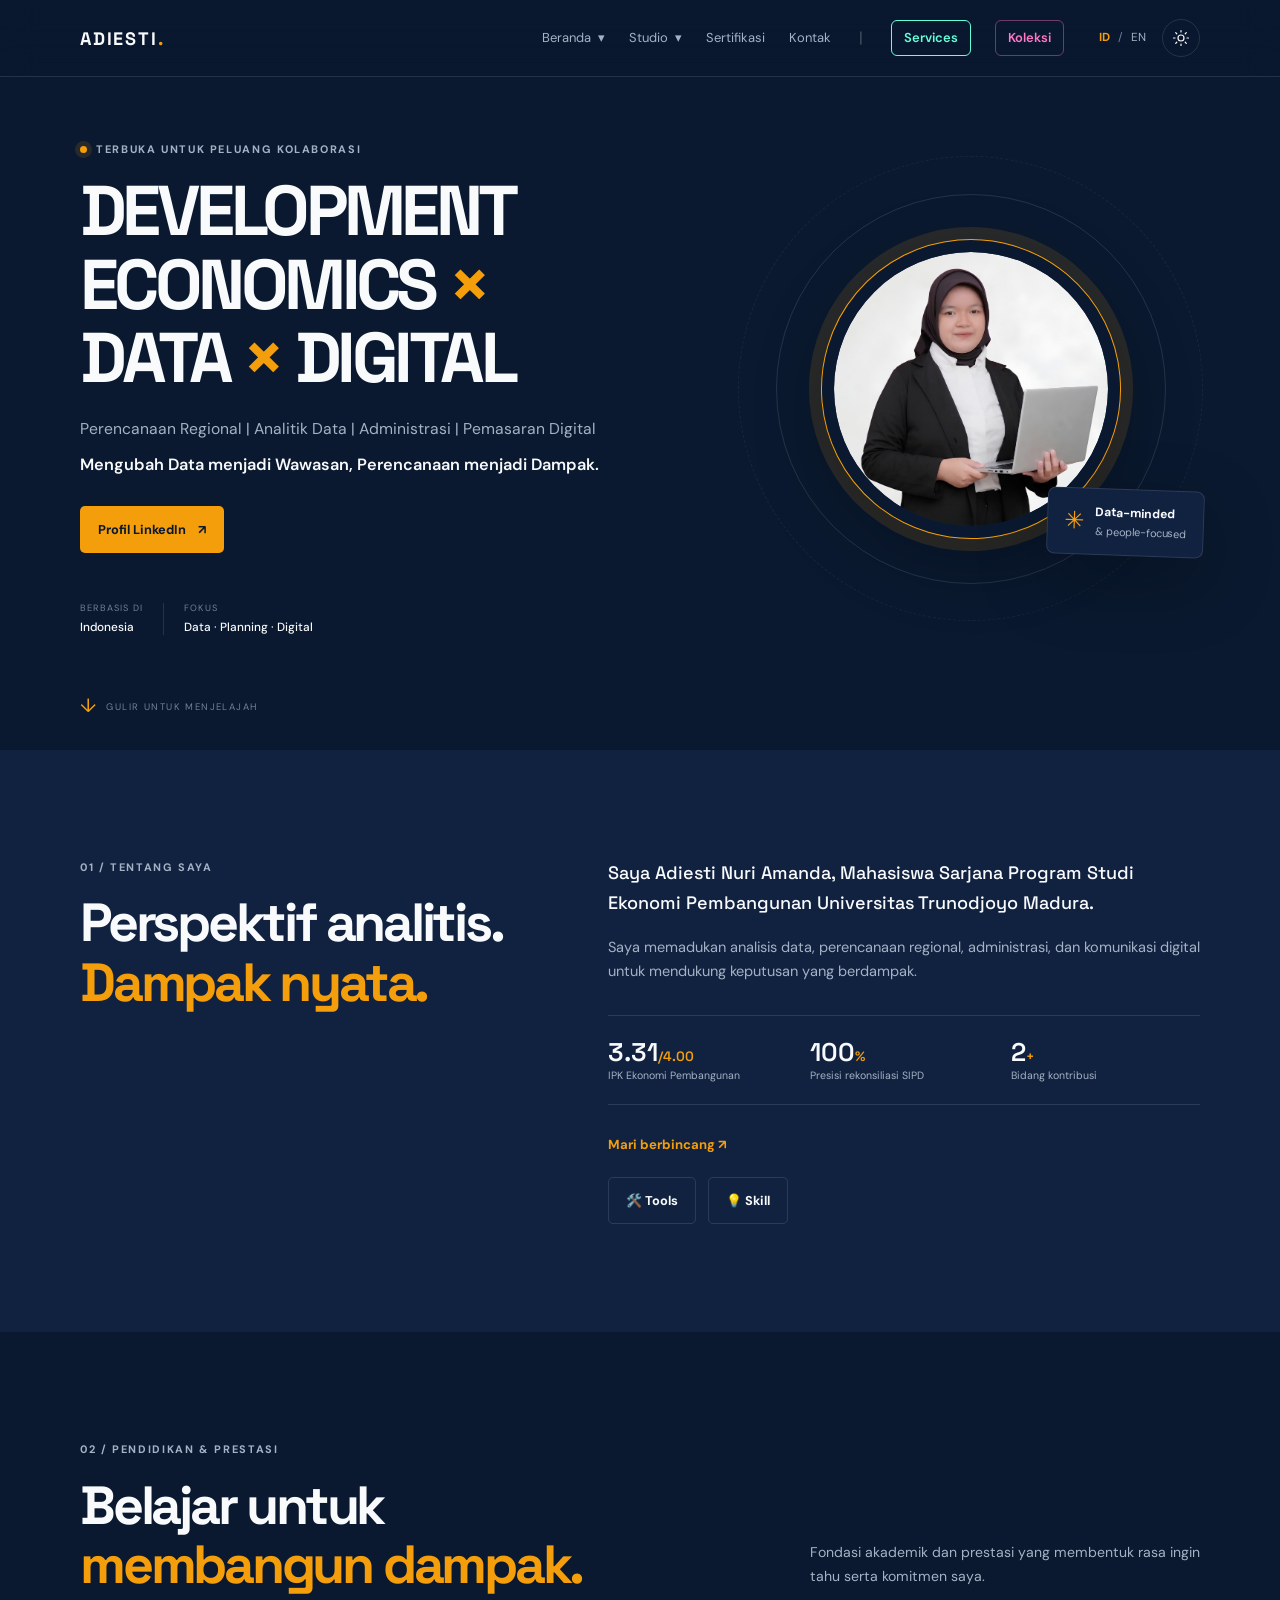
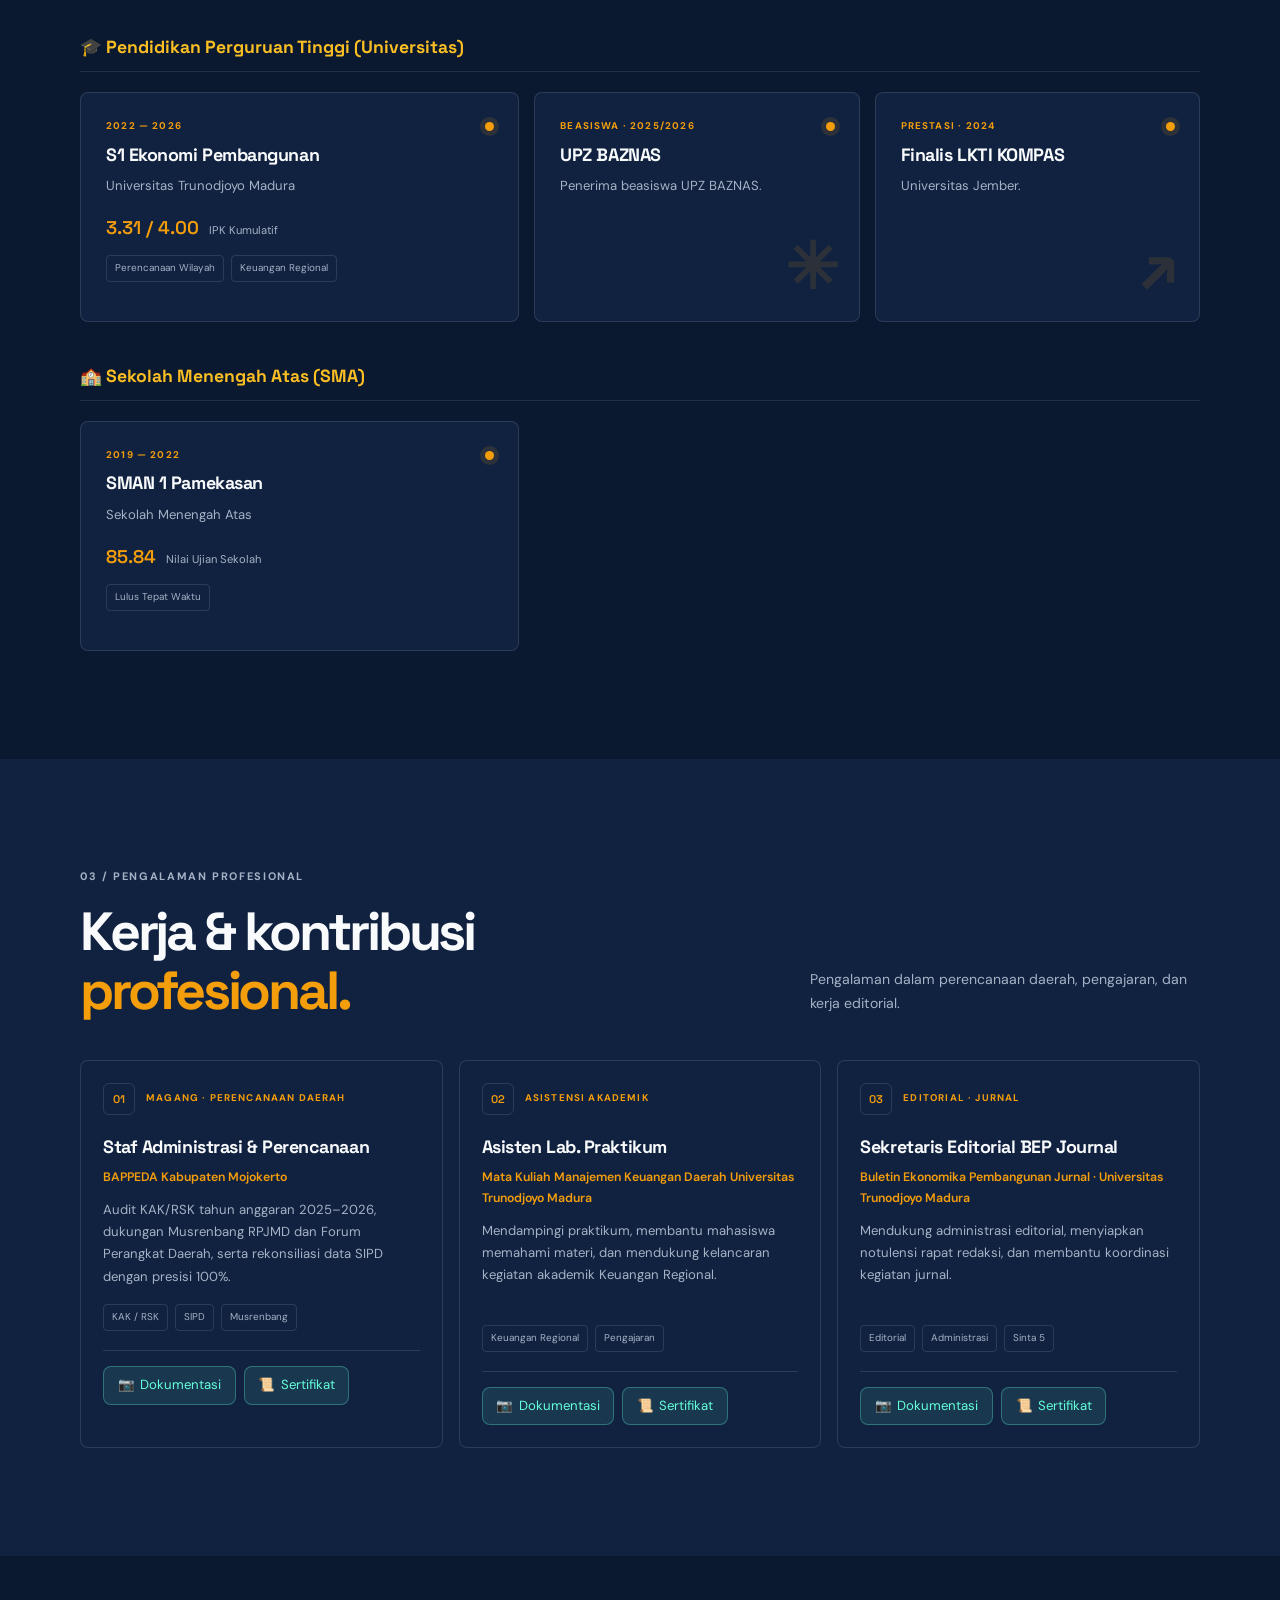
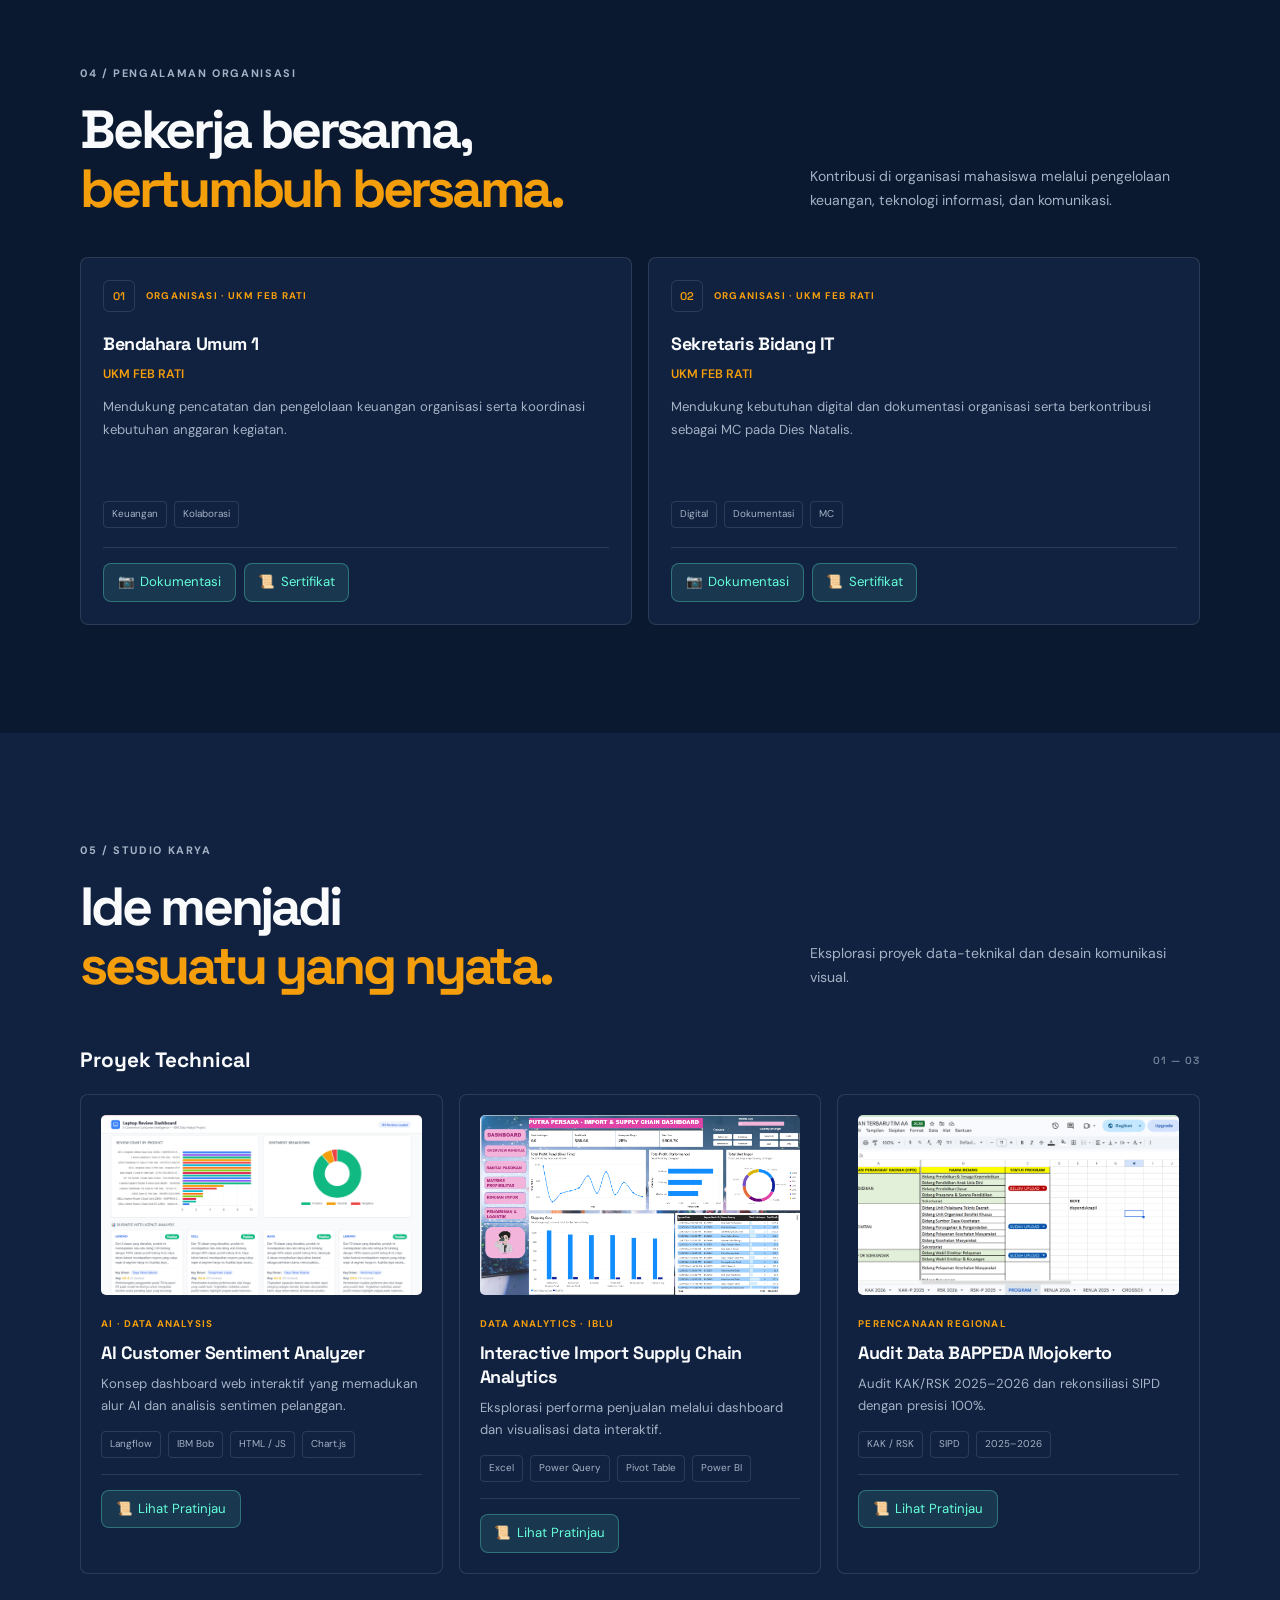
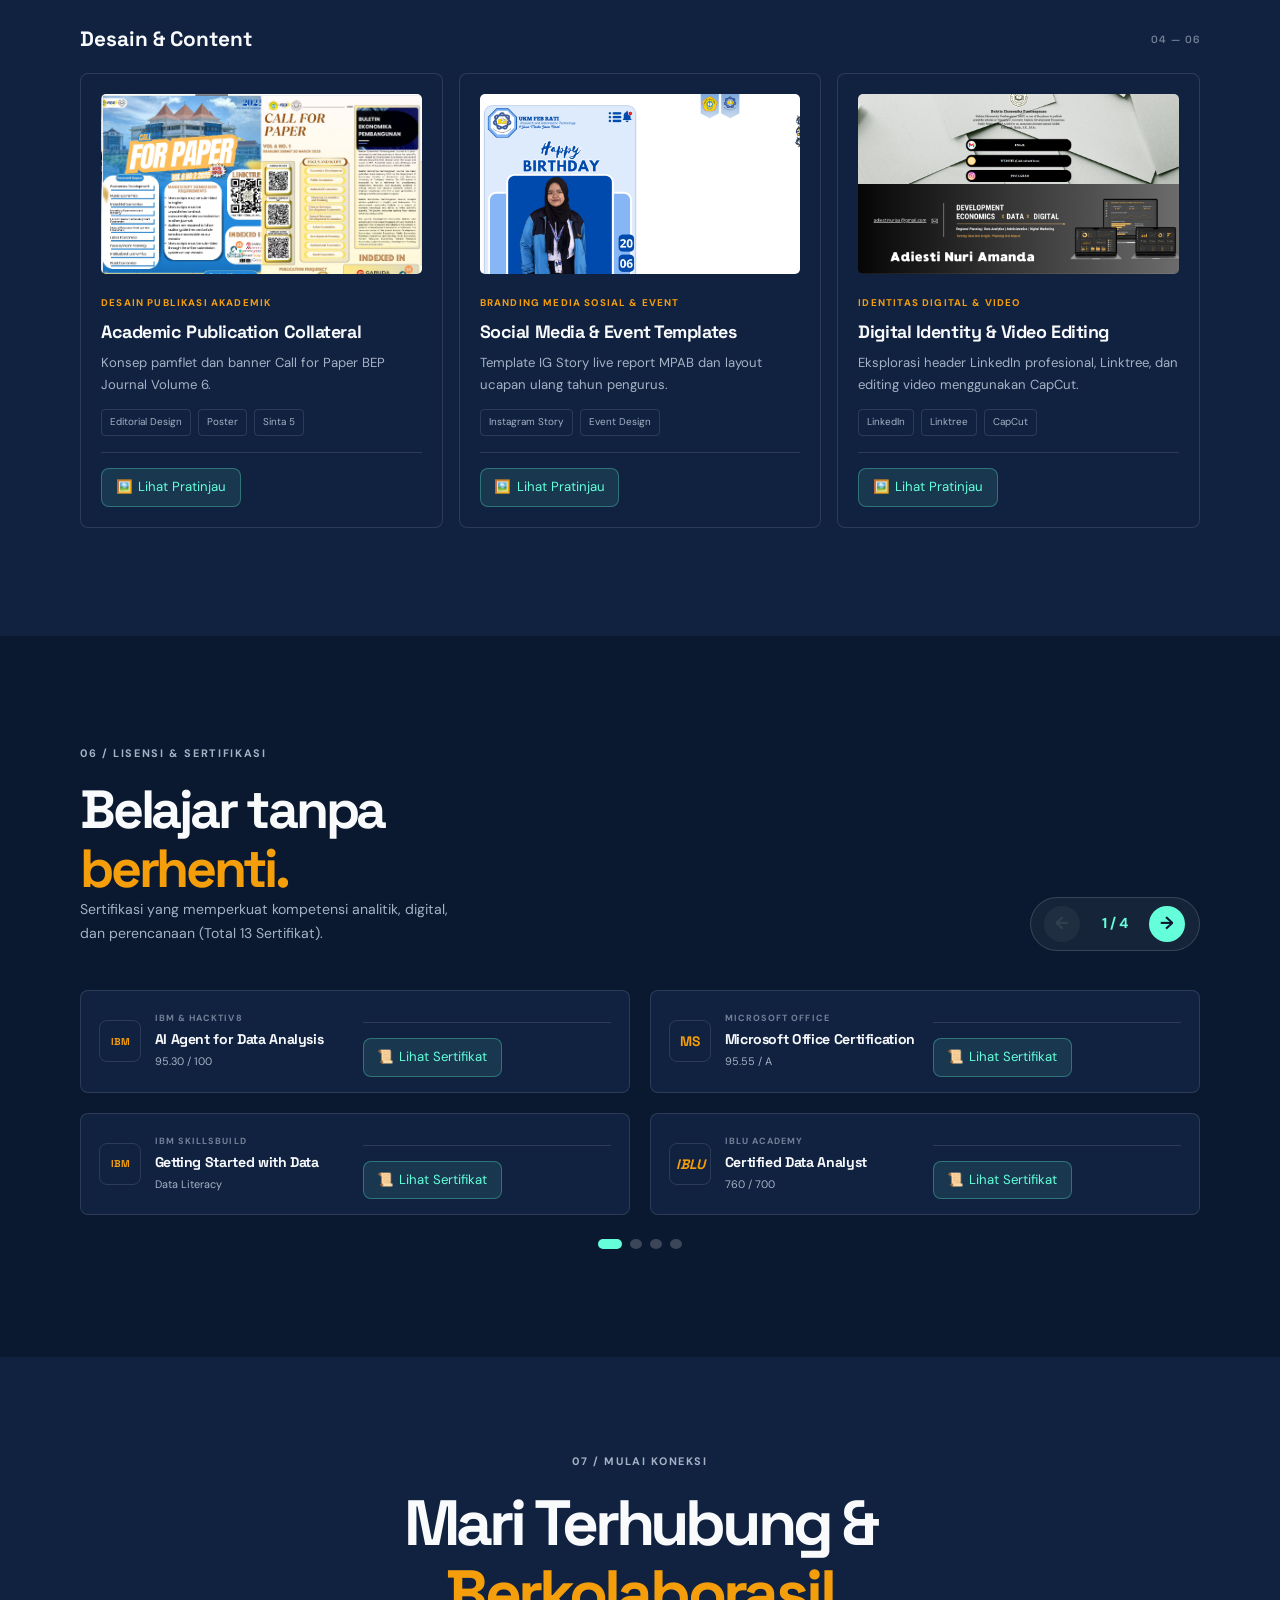
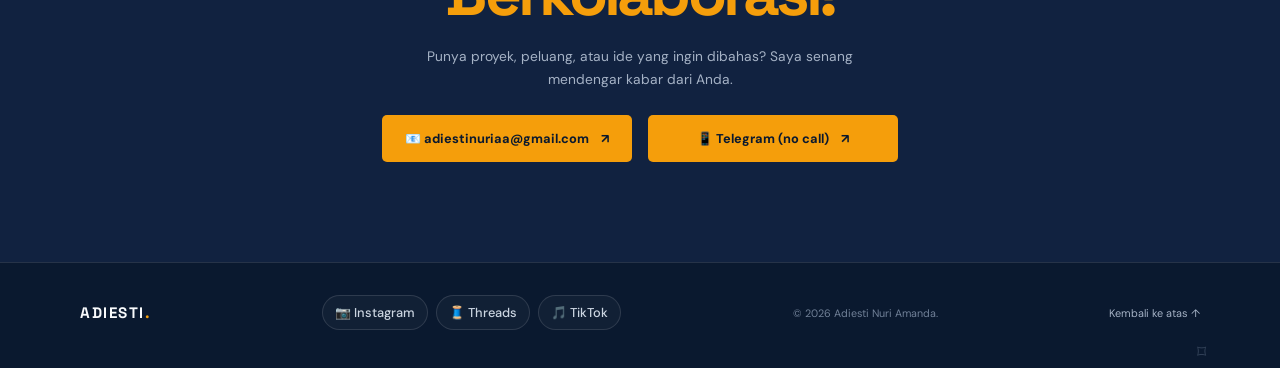
<file: index.html>
<!DOCTYPE html>
<html lang="id" class="dark">
  <head>
    <meta charset="UTF-8" />
    <meta name="viewport" content="width=device-width, initial-scale=1" />
    <meta name="description" content="Portofolio Adiesti Nuri Amanda — regional planning, data, and digital." />
    <meta name="theme-color" content="#0A192F" />
    <title>Adiesti Nuri Amanda — Portfolio</title>
    <link rel="preconnect" href="https://fonts.googleapis.com" />
    <link rel="preconnect" href="https://fonts.gstatic.com" crossorigin />
    <link href="https://fonts.googleapis.com/css2?family=DM+Sans:wght@400;500;600;700&family=Space+Grotesk:wght@400;500;600;700&display=swap" rel="stylesheet" />
    <link rel="stylesheet" href="styles.css" />
    <script src="script.js" defer></script>
  </head>
  <body>
    <a class="skip-link" href="#main" data-i18n="skip">Lewati ke konten utama</a>
    <header class="site-header">
      <nav class="nav container" aria-label="Navigasi utama">
        <a class="brand" href="#home" aria-label="Adiesti, beranda">ADIESTI<span>.</span></a>
        <button class="menu-toggle icon-button" type="button" aria-expanded="false" aria-controls="nav-links">
          <span class="sr-only" data-i18n="openNav">Buka navigasi</span>
          <svg viewBox="0 0 24 24" aria-hidden="true"><path d="M4 7h16M4 12h16M4 17h16" /></svg>
        </button>

        <div class="nav-links" id="nav-links">
          <!-- BERANDA -->
          <div class="nav-dropdown">
            <button class="nav-dropdown-trigger" type="button" aria-expanded="false" aria-controls="home-menu">
              <span data-i18n="navHome">Beranda</span><span class="chevron" aria-hidden="true">▾</span>
            </button>
            <div class="dropdown-menu" id="home-menu">
              <a href="#about" data-i18n="navAbout">Tentang Saya</a>
              <a href="#education" data-i18n="navEducation">Pendidikan</a>
              <div class="nested-dropdown">
                <button class="nested-trigger" type="button" aria-expanded="false" aria-controls="experience-menu">
                  <span data-i18n="navExperience">Pengalaman</span><span class="side-chevron" aria-hidden="true">▹</span>
                </button>
                <div class="nested-menu" id="experience-menu">
                  <a href="#work-exp" data-i18n="navWork">Pengalaman Kerja</a>
                  <a href="#org-exp" data-i18n="navOrg">Pengalaman Organisasi</a>
                </div>
              </div>
            </div>
          </div>

          <!-- STUDIO KARYA -->
          <div class="nav-dropdown">
            <button class="nav-dropdown-trigger" type="button" aria-expanded="false" aria-controls="studio-menu">
              <span data-i18n="navStudio">Studio</span><span class="chevron" aria-hidden="true">▾</span>
            </button>
            <div class="dropdown-menu" id="studio-menu">
              <a href="#studio-proyek" data-i18n="navTechnical">Proyek Technical</a>
              <a href="#studio-desain" data-i18n="navCreative">Desain &amp; Content</a>
            </div>
          </div>

          <!-- SERTIFIKASI & KONTAK -->
          <a class="nav-direct" href="#certifications" data-i18n="navCertifications">Sertifikasi</a>
          <a class="nav-direct" href="#contact" data-i18n="navContact">Kontak</a>

          <span class="nav-divider" aria-hidden="true" style="opacity: 0.25; margin: 0 0.25rem;">|</span>

          <!-- TAUTAN HALAMAN TERPISAH -->
          <a class="nav-direct nav-services-btn" href="services.html" data-i18n="navServices" style="color: #64ffda; border: 1px solid #64ffda; padding: 0.35rem 0.75rem; border-radius: 6px; font-weight: 600;">Services</a>
          <a class="nav-direct nav-koleksi-btn" href="Koleksi.html" data-i18n="navkoleksi" style="color: #ff79c6; border: 1px solid rgba(255, 121, 198, 0.4); padding: 0.35rem 0.75rem; border-radius: 6px; font-weight: 600; display: inline-flex; align-items: center;">Koleksi</a>
        </div>

        <div class="nav-controls">
          <div class="language-switch" role="group" aria-label="Pilih bahasa">
            <button class="language-button is-active" type="button" data-language="id" aria-pressed="true">ID</button>
            <span aria-hidden="true">/</span>
            <button class="language-button" type="button" data-language="en" aria-pressed="false">EN</button>
          </div>
          <button class="theme-toggle icon-button" type="button" aria-label="Ganti ke mode terang" title="Ganti tema">
            <svg class="sun-icon" viewBox="0 0 24 24" aria-hidden="true"><circle cx="12" cy="12" r="4" /><path d="M12 2v2m0 16v2M4.93 4.93l1.42 1.42m11.3 11.3 1.42 1.42M2 12h2m16 0h2M4.93 19.07l1.42-1.42m11.3-11.3 1.42-1.42" /></svg>
            <svg class="moon-icon" viewBox="0 0 24 24" aria-hidden="true"><path d="M20.5 15.5A8.5 8.5 0 0 1 8.5 3.5 8.5 8.5 0 1 0 20.5 15.5Z" /></svg>
          </button>
        </div>
      </nav>
    </header>

    <main id="main">
      <!-- HERO SECTION -->
      <section class="hero container" id="home">
        <div class="hero-copy reveal">
          <p class="eyebrow"><span class="status-dot"></span><span data-i18n="heroEyebrow">TERBUKA UNTUK PELUANG KOLABORASI</span></p>
          <h1>DEVELOPMENT ECONOMICS <span class="accent">×</span><br />DATA <span class="accent">×</span> DIGITAL</h1>
          <p class="hero-subtitle" data-i18n="heroSubtitle">Perencanaan Regional | Analitik Data | Administrasi | Pemasaran Digital</p>
          <p class="hero-tagline" data-i18n="heroTagline">Mengubah Data menjadi Wawasan, Perencanaan menjadi Dampak.</p>
          
          <div class="hero-actions">
            <a class="button button-primary" href="https://www.linkedin.com/in/adiestinuriaa" target="_blank" rel="noopener noreferrer">
              <span>Profil LinkedIn</span>
              <span aria-hidden="true">↗</span>
            </a>
          </div>

          <div class="hero-meta">
            <span><small data-i18n="basedIn">BERBASIS DI</small><strong>Indonesia</strong></span>
            <span class="meta-divider" aria-hidden="true"></span>
            <span><small data-i18n="focus">FOKUS</small><strong>Data · Planning · Digital</strong></span>
          </div>
        </div>
        
        <div class="hero-visual reveal">
          <div class="portrait-frame">
            <div class="portrait">
              <img class="portrait-image" src="pp-adis.png" alt="Foto profil Adiesti Nuri Amanda" width="600" height="600" fetchpriority="high" />
            </div>
          </div>
          <div class="floating-card"><span class="floating-icon">✳</span><span><strong>Data-minded</strong><small data-i18n="peopleFocused">&amp; people-focused</small></span></div>
          <span class="orbit orbit-one" aria-hidden="true"></span><span class="orbit orbit-two" aria-hidden="true"></span>
        </div>
        <a class="scroll-cue" href="#about"><span aria-hidden="true">↓</span><span data-i18n="scroll">GULIR UNTUK MENJELAJAH</span></a>
      </section>

      <!-- SECTION TENTANG SAYA -->
      <section class="section alternate" id="about">
        <div class="container about-grid">
          <div class="section-heading reveal">
            <p class="eyebrow">01 / <span data-i18n="aboutEyebrow">TENTANG SAYA</span></p>
            <h2 data-i18n="aboutTitle">Perspektif analitis.<br /><span class="accent">Dampak nyata.</span></h2>
          </div>
          <div class="about-content reveal">
            <p class="about-lead" data-i18n="aboutLead">Saya Adiesti Nuri Amanda, Mahasiswa Sarjana Program Studi Ekonomi Pembangunan Universitas Trunodjoyo Madura.</p>
            <p data-i18n="aboutBody">Saya memadukan analisis data, perencanaan regional, administrasi, dan komunikasi digital untuk mendukung keputusan yang berdampak.</p>
            <div class="facts">
              <div><strong>3.31<span>/4.00</span></strong><small data-i18n="gpa">IPK Ekonomi Pembangunan</small></div>
              <div><strong>100<span>%</span></strong><small data-i18n="sipdAccuracy">Presisi rekonsiliasi SIPD</small></div>
              <div><strong>2<span>+</span></strong><small data-i18n="focusAreas">Bidang kontribusi</small></div>
            </div>
            <a class="text-link" href="#contact"><span data-i18n="letsTalk">Mari berbincang</span> ↗</a>

            <div class="about-actions" style="display: flex; gap: 0.75rem; margin-top: 1.25rem; flex-wrap: wrap;">
              <button class="button button-secondary" type="button" onclick="document.getElementById('tools-modal').showModal()">
                <span>🛠️ Tools</span>
              </button>
              <button class="button button-secondary" type="button" onclick="document.getElementById('skills-modal').showModal()">
                <span>💡 Skill</span>
              </button>
            </div>
          </div>
        </div>
      </section>

      <!-- SECTION PENDIDIKAN & PRESTASI -->
      <section class="section container" id="education">
        <div class="section-topline reveal">
          <div class="section-heading">
            <p class="eyebrow">02 / <span data-i18n="educationEyebrow">PENDIDIKAN &amp; PRESTASI</span></p>
            <h2 data-i18n="educationTitle">Belajar untuk<br /><span class="accent">membangun dampak.</span></h2>
          </div>
          <p class="section-intro" data-i18n="educationIntro">Fondasi akademik dan prestasi yang membentuk rasa ingin tahu serta komitmen saya.</p>
        </div>

        <div class="education-group reveal" style="margin-bottom: 2.5rem;">
          <div class="category-heading" style="display: flex; align-items: center; margin-bottom: 1.25rem; border-bottom: 1px solid rgba(255,255,255,0.1); padding-bottom: 0.5rem;">
            <h3 style="font-size: 1.1rem; color: #fbbf24; margin: 0;">🎓 Pendidikan Perguruan Tinggi (Universitas)</h3>
          </div>
          
          <div class="education-grid">
            <article class="education-card reveal">
              <span class="timeline-dot"></span>
              <p class="card-kicker">2022 — 2026</p>
              <h3 data-i18n="degree">S1 Ekonomi Pembangunan</h3>
              <p class="muted">Universitas Trunodjoyo Madura</p>
              <div class="education-result">
                <strong>3.31 / 4.00</strong>
                <span data-i18n="gpaLabel">IPK Kumulatif</span>
              </div>
              <div class="tag-list">
                <span data-i18n="regionalPlanning">Perencanaan Wilayah</span>
                <span data-i18n="regionalFinance">Keuangan Regional</span>
              </div>
            </article>

            <article class="education-card award-card reveal">
              <span class="timeline-dot"></span>
              <p class="card-kicker" data-i18n="scholarship">BEASISWA · 2025/2026</p>
              <h3>UPZ BAZNAS</h3>
              <p class="muted" data-i18n="scholarshipDesc">Penerima beasiswa UPZ BAZNAS.</p>
              <span class="award-mark">✳</span>
            </article>

            <article class="education-card award-card reveal">
              <span class="timeline-dot"></span>
              <p class="card-kicker" data-i18n="achievement">PRESTASI · 2024</p>
              <h3 data-i18n="finalist">Finalis LKTI KOMPAS</h3>
              <p class="muted" data-i18n="finalistDesc">Universitas Jember.</p>
              <span class="award-mark">↗</span>
            </article>
          </div>
        </div>

        <div class="education-group reveal">
          <div class="category-heading" style="display: flex; align-items: center; margin-bottom: 1.25rem; border-bottom: 1px solid rgba(255,255,255,0.1); padding-bottom: 0.5rem;">
            <h3 style="font-size: 1.1rem; color: #fbbf24; margin: 0;">🏫 Sekolah Menengah Atas (SMA)</h3>
          </div>
          
          <div class="education-grid">
            <article class="education-card reveal">
              <span class="timeline-dot"></span>
              <p class="card-kicker">2019 — 2022</p>
              <h3>SMAN 1 Pamekasan</h3>
              <p class="muted">Sekolah Menengah Atas</p>
              <div class="education-result">
                <strong>85.84</strong>
                <span>Nilai Ujian Sekolah</span>
              </div>
              <div class="tag-list">
                <span>Lulus Tepat Waktu</span>
              </div>
            </article>
          </div>
        </div>
      </section>

      <!-- SECTION PENGALAMAN PROFESIONAL -->
      <section class="section alternate" id="work-exp">
        <div class="container">
          <div class="section-topline reveal">
            <div class="section-heading">
              <p class="eyebrow">03 / <span data-i18n="workEyebrow">PENGALAMAN PROFESIONAL</span></p>
              <h2 data-i18n="workTitle">Kerja &amp; kontribusi<br /><span class="accent">profesional.</span></h2>
            </div>
            <p class="section-intro" data-i18n="workIntro">Pengalaman dalam perencanaan daerah, pengajaran, dan kerja editorial.</p>
          </div>

          <div class="experience-grid">
            <article class="experience-card reveal">
              <div class="experience-head">
                <span class="experience-icon">01</span>
                <span class="card-kicker" data-i18n="internship">MAGANG · PERENCANAAN DAERAH</span>
              </div>
              <h3 data-i18n="bappedaRole">Staf Administrasi &amp; Perencanaan</h3>
              <p class="experience-org">BAPPEDA Kabupaten Mojokerto</p>
              <p class="muted" data-i18n="bappedaDesc">Audit KAK/RSK tahun anggaran 2025–2026, dukungan Musrenbang RPJMD dan Forum Perangkat Daerah, serta rekonsiliasi data SIPD dengan presisi 100%.</p>
              <div class="tag-list">
                <span>KAK / RSK</span>
                <span>SIPD</span>
                <span>Musrenbang</span>
              </div>
              <div class="document-actions">
                <button class="document-button" type="button" onclick="openDocModal('Dokumentasi BAPPEDA Mojokerto', 'intern-bappeda-2.png', 'intern-bappeda-1.png')">
                  📷 <span data-i18n="viewDocumentation">Dokumentasi</span>
                </button>
                <button class="document-button" type="button" onclick="openCertModalSingle('Sertifikat Magang BAPPEDA Mojokerto', 'intern-bappeda-sertifikat.pdf')">
                  📜 <span data-i18n="viewCertificate">Sertifikat</span>
                </button>
              </div>
            </article>

            <article class="experience-card reveal">
              <div class="experience-head">
                <span class="experience-icon">02</span>
                <span class="card-kicker" data-i18n="teachingAssistant">ASISTENSI AKADEMIK</span>
              </div>
              <h3 data-i18n="assistantRole">Asisten Lab. Praktikum</h3>
              <p class="experience-org">Mata Kuliah Manajemen Keuangan Daerah Universitas Trunodjoyo Madura</p>
              <p class="muted" data-i18n="assistantDesc">Mendampingi praktikum, membantu mahasiswa memahami materi, dan mendukung kelancaran kegiatan akademik Keuangan Regional.</p>
              <div class="tag-list">
                <span data-i18n="regionalFinance">Keuangan Regional</span>
                <span data-i18n="teaching">Pengajaran</span>
              </div>
              <div class="document-actions">
                <button class="document-button" type="button" onclick="openDocModal('Dokumentasi Asisten Lab', 'lab-asisten-1.png', 'lab-asisten-2.png')">
                  📷 <span data-i18n="viewDocumentation">Dokumentasi</span>
                </button>
                <button class="document-button" type="button" onclick="openCertModalSingle('Sertifikat Asisten Lab Keuangan Regional', 'aslab-sertifikat.pdf')">
                  📜 <span data-i18n="viewCertificate">Sertifikat</span>
                </button>
              </div>
            </article>

            <article class="experience-card reveal">
              <div class="experience-head">
                <span class="experience-icon">03</span>
                <span class="card-kicker" data-i18n="editorialExperience">EDITORIAL · JURNAL</span>
              </div>
              <h3 data-i18n="editorialRole">Sekretaris Editorial BEP Journal</h3>
              <p class="experience-org">Buletin Ekonomika Pembangunan Jurnal · Universitas Trunodjoyo Madura</p>
              <p class="muted" data-i18n="editorialDesc">Mendukung administrasi editorial, menyiapkan notulensi rapat redaksi, dan membantu koordinasi kegiatan jurnal.</p>
              <div class="tag-list">
                <span>Editorial</span>
                <span>Administrasi</span>
                <span>Sinta 5</span>
              </div>
              <div class="document-actions">
                <button class="document-button" type="button" onclick="openDocModal('Dokumentasi BEP Journal', 'bep-1.jpg', 'kolaborasi-rapat-bep.jpg')">
                  📷 <span data-i18n="viewDocumentation">Dokumentasi</span>
                </button>
                <button class="document-button" type="button" onclick="openCertModalSingle('Sertifikat Editorial BEP Journal', 'bep_cert.jpg')">
                  📜 <span data-i18n="viewCertificate">Sertifikat</span>
                </button>
              </div>
            </article>
          </div>
        </div>
      </section>

      <!-- SECTION PENGALAMAN ORGANISASI -->
      <section class="section container" id="org-exp">
        <div class="section-topline reveal">
          <div class="section-heading">
            <p class="eyebrow">04 / <span data-i18n="orgEyebrow">PENGALAMAN ORGANISASI</span></p>
            <h2 data-i18n="orgTitle">Bekerja bersama,<br /><span class="accent">bertumbuh bersama.</span></h2>
          </div>
          <p class="section-intro" data-i18n="orgIntro">Kontribusi di organisasi mahasiswa melalui pengelolaan keuangan, teknologi informasi, dan komunikasi.</p>
        </div>

        <div class="experience-grid">
          <article class="experience-card reveal">
            <div class="experience-head">
              <span class="experience-icon">01</span>
              <span class="card-kicker" data-i18n="organization">ORGANISASI · UKM FEB RATI</span>
            </div>
            <h3 data-i18n="treasurerRole">Bendahara Umum 1</h3>
            <p class="experience-org">UKM FEB RATI</p>
            <p class="muted" data-i18n="treasurerDesc">Mendukung pencatatan dan pengelolaan keuangan organisasi serta koordinasi kebutuhan anggaran kegiatan.</p>
            <div class="tag-list">
              <span data-i18n="finance">Keuangan</span>
              <span data-i18n="teamwork">Kolaborasi</span>
            </div>
            <div class="document-actions">
              <button class="document-button" type="button" onclick="openDocModal('Dokumentasi Bendahara Umum UKM FEB RATI', 'bendahara-umum-1-1.png', 'bendahara-umum-1-2.png')">
                📷 <span data-i18n="viewDocumentation">Dokumentasi</span>
              </button>
              <button class="document-button" type="button" onclick="openCertModal('Sertifikat Bendahara Umum UKM FEB RATI', 'bendahara-umum-1-sertifikat.pdf')">
                📜 <span data-i18n="viewCertificate">Sertifikat</span>
              </button>
            </div>
          </article>

          <article class="experience-card reveal">
            <div class="experience-head">
              <span class="experience-icon">02</span>
              <span class="card-kicker" data-i18n="organization">ORGANISASI · UKM FEB RATI</span>
            </div>
            <h3 data-i18n="itSecretaryRole">Sekretaris Bidang IT</h3>
            <p class="experience-org">UKM FEB RATI</p>
            <p class="muted" data-i18n="itSecretaryDesc">Mendukung kebutuhan digital dan dokumentasi organisasi serta berkontribusi sebagai MC pada Dies Natalis.</p>
            <div class="tag-list">
              <span>Digital</span>
              <span data-i18n="documentation">Dokumentasi</span>
              <span>MC</span>
            </div>
            <div class="document-actions">
              <button class="document-button" type="button" onclick="openDocModal('Dokumentasi Sekretaris IT UKM FEB RATI', 'dokumentasi-it-2.png', 'dokumentasi-it-1.png')">
                📷 <span data-i18n="viewDocumentation">Dokumentasi</span>
              </button>
              <button class="document-button" type="button" onclick="openCertModal('Sertifikat Sekretaris IT UKM FEB RATI', 'sekretaris-divisi-it.pdf')">
                📜 <span data-i18n="viewCertificate">Sertifikat</span>
              </button>
            </div>
          </article>
        </div>
      </section>

      <!-- SECTION 05: STUDIO KARYA -->
      <section class="section alternate studio-section">
        <div class="container">
          <div class="section-topline reveal">
            <div class="section-heading">
              <p class="eyebrow">05 / <span data-i18n="studioEyebrow">STUDIO KARYA</span></p>
              <h2 data-i18n="studioTitle">Ide menjadi<br /><span class="accent">sesuatu yang nyata.</span></h2>
            </div>
            <p class="section-intro" data-i18n="studioIntro">Eksplorasi proyek data-teknikal dan Ruang Baca desain komunikasi visual.</p>
          </div>

          <!-- SUB-SECTION 1: PROYEK TECHNICAL -->
          <div id="studio-proyek" class="studio-category">
            <div class="category-heading">
              <h3 data-i18n="technicalProjects">Proyek Technical</h3>
              <span>01 — 03</span>
            </div>
            <div class="project-grid">
              <article class="project-card reveal">
                <div class="project-visual" style="padding: 0; overflow: hidden; height: 180px;">
                  <img src="laptop.png" alt="Preview AI Customer Sentiment Analyzer" style="width: 100%; height: 100%; object-fit: cover;" />
                </div>
                <p class="card-kicker">AI · DATA ANALYSIS</p>
                <h3>AI Customer Sentiment Analyzer</h3>
                <p class="muted" data-i18n="sentimentDesc">Konsep dashboard web interaktif yang memadukan alur AI dan analisis sentimen pelanggan.</p>
                <div class="tag-list">
                  <span>Langflow</span>
                  <span>IBM Bob</span>
                  <span>HTML / JS</span>
                  <span>Chart.js</span>
                </div>
                <div class="document-actions" style="margin-top: 1rem; display: flex; gap: 0.5rem; flex-wrap: wrap;">
                  <button class="document-button" type="button" onclick="event.stopPropagation(); openCertModal('AI Customer Sentiment Analyzer', 'laptop.png')">
                    📜 <span>Lihat Pratinjau</span>
                  </button>
                </div>
              </article>

              <article class="project-card reveal">
                <div class="project-visual" style="padding: 0; overflow: hidden; height: 180px;">
                  <img src="import-supply-chain.png" alt="Preview Interactive Import Supply Chain Analytics" style="width: 100%; height: 100%; object-fit: cover;" />
                </div>
                <p class="card-kicker">DATA ANALYTICS · IBLU</p>
                <h3 data-i18n="ChainTitle">Interactive Import Supply Chain Analytics</h3>
                <p class="muted" data-i18n="ChainDesc">Eksplorasi performa penjualan melalui dashboard dan visualisasi data interaktif.</p>
                <div class="tag-list">
                  <span>Excel</span>
                  <span>Power Query</span>
                  <span>Pivot Table</span>
                  <span>Power BI</span>
                </div>
                <div class="document-actions" style="margin-top: 1rem; display: flex; gap: 0.5rem; flex-wrap: wrap;">
                  <button class="document-button" type="button" onclick="event.stopPropagation(); openCertModal('Interactive Import Supply Chain Analytics', 'import-supply-chain.png')">
                    📜 <span>Lihat Pratinjau</span>
                  </button>
                </div>
              </article>

              <article class="project-card reveal">
                <div class="project-visual" style="padding: 0; overflow: hidden; height: 180px;">
                  <img src="intern-bappeda-3.png" alt="Preview Audit Data BAPPEDA Mojokerto" style="width: 100%; height: 100%; object-fit: cover;" />
                </div>
                <p class="card-kicker" data-i18n="regionalAudit">PERENCANAAN REGIONAL</p>
                <h3 data-i18n="auditTitle">Audit Data BAPPEDA Mojokerto</h3>
                <p class="muted" data-i18n="auditDesc">Audit KAK/RSK 2025–2026 dan rekonsiliasi SIPD dengan presisi 100%.</p>
                <div class="tag-list">
                  <span>KAK / RSK</span>
                  <span>SIPD</span>
                  <span>2025–2026</span>
                </div>
                <div class="document-actions" style="margin-top: 1rem; display: flex; gap: 0.5rem; flex-wrap: wrap;">
                  <button class="document-button" type="button" onclick="event.stopPropagation(); openCertModal('Audit Data BAPPEDA Mojokerto', 'intern-bappeda-3.png')">
                    📜 <span>Lihat Pratinjau</span>
                  </button>
                </div>
              </article>
            </div>
          </div>

          <!-- SUB-SECTION 2: DESAIN & CONTENT -->
          <div id="studio-desain" class="studio-category" style="margin-top: 3rem;">
            <div class="category-heading">
              <h3 data-i18n="creativeContent">Desain &amp; Content</h3>
              <span>04 — 06</span>
            </div>
            <div class="project-grid">
              <article class="project-card reveal">
                <div class="project-visual" style="padding: 0; overflow: hidden; height: 180px;">
                  <img src="bep-pamflet.png" alt="Preview Academic Publication Collateral" style="width: 100%; height: 100%; object-fit: cover;" />
                </div>
                <p class="card-kicker" data-i18n="academicDesign">DESAIN PUBLIKASI AKADEMIK</p>
                <h3 data-i18n="publicationTitle">Academic Publication Collateral</h3>
                <p class="muted" data-i18n="publicationDesc">Konsep pamflet dan banner Call for Paper BEP Journal Volume 6.</p>
                <div class="tag-list">
                  <span>Editorial Design</span>
                  <span>Poster</span>
                  <span>Sinta 5</span>
                </div>
                <div class="document-actions" style="margin-top: 1rem; display: flex; gap: 0.5rem; flex-wrap: wrap;">
                  <button class="document-button" type="button" onclick="event.stopPropagation(); openCertModal('Academic Publication Collateral', 'bep-pamflet.png')">
                    🖼️ <span>Lihat Pratinjau</span>
                  </button>
                </div>
              </article>

              <article class="project-card reveal">
                <div class="project-visual" style="padding: 0; overflow: hidden; height: 180px;">
                  <img src="proyek-college-kartu-2.png" alt="Preview Social Media & Event Templates" style="width: 100%; height: 100%; object-fit: cover;" />
                </div>
                <p class="card-kicker" data-i18n="socialBranding">BRANDING MEDIA SOSIAL &amp; EVENT</p>
                <h3 data-i18n="socialTitle">Social Media &amp; Event Templates</h3>
                <p class="muted" data-i18n="socialDesc">Template IG Story live report MPAB dan layout ucapan ulang tahun pengurus.</p>
                <div class="tag-list">
                  <span>Instagram Story</span>
                  <span>Event Design</span>
                </div>
                <div class="document-actions" style="margin-top: 1rem; display: flex; gap: 0.5rem; flex-wrap: wrap;">
                  <button class="document-button" type="button" onclick="event.stopPropagation(); openCertModal('Social Media & Event Templates', 'proyek-college-kartu-2.png')">
                    🖼️ <span>Lihat Pratinjau</span>
                  </button>
                </div>
              </article>

              <article class="project-card reveal">
                <div class="project-visual" style="padding: 0; overflow: hidden; height: 180px;">
                  <img src="proyek-college-kartu-3.png" alt="Preview Digital Identity & Video Editing" style="width: 100%; height: 100%; object-fit: cover;" />
                </div>
                <p class="card-kicker" data-i18n="digitalIdentity">IDENTITAS DIGITAL &amp; VIDEO</p>
                <h3 data-i18n="identityTitle">Digital Identity &amp; Video Editing</h3>
                <p class="muted" data-i18n="identityDesc">Eksplorasi header LinkedIn profesional, Linktree, dan editing video menggunakan CapCut.</p>
                <div class="tag-list">
                  <span>LinkedIn</span>
                  <span>Linktree</span>
                  <span>CapCut</span>
                </div>
                <div class="document-actions" style="margin-top: 1rem; display: flex; gap: 0.5rem; flex-wrap: wrap;">
                  <button class="document-button" type="button" onclick="event.stopPropagation(); openCertModal('Digital Identity & Video Editing', 'proyek-college-kartu-3.png')">
                    🖼️ <span>Lihat Pratinjau</span>
                  </button>
                </div>
              </article>
            </div>
          </div>
        </div>
      </section>

      <!-- SECTION 06: LISENSI & SERTIFIKASI -->
      <section class="section container" id="certifications">
        <div class="section-topline reveal" style="display: flex; justify-content: space-between; align-items: flex-end; flex-wrap: wrap; gap: 1rem;">
          <div>
            <div class="section-heading">
              <p class="eyebrow">06 / <span data-i18n="certEyebrow">LISENSI &amp; SERTIFIKASI</span></p>
              <h2 data-i18n="certTitle">Belajar tanpa<br /><span class="accent">berhenti.</span></h2>
            </div>
            <p class="section-intro" data-i18n="certIntro">Sertifikasi yang memperkuat kompetensi analitik, digital, dan perencanaan (Total 13 Sertifikat).</p>
          </div>

          <div class="cert-nav-controls" style="display: flex; align-items: center; gap: 0.75rem; background: rgba(255,255,255,0.05); padding: 0.5rem 0.85rem; border-radius: 30px; border: 1px solid rgba(255,255,255,0.15);">
            <button type="button" class="cert-btn-nav" id="cert-prev-btn" onclick="moveCertSlide(-1)" aria-label="Slide Sebelumnya" disabled>←</button>
            <span id="cert-slide-indicator" style="font-size: 0.9rem; color: #64ffda; font-weight: 700; min-width: 45px; text-align: center;">1 / 4</span>
            <button type="button" class="cert-btn-nav" id="cert-next-btn" onclick="moveCertSlide(1)" aria-label="Slide Berikutnya">→</button>
          </div>
        </div>

        <div class="cert-slider-container" style="margin-top: 2rem;">
          <!-- HALAMAN 1 -->
          <div class="cert-slide cert-slide-active" data-slide="0">
            <div class="cert-grid-4">
              <article class="cert-card">
                <div style="display: flex; align-items: center; gap: 0.85rem;">
                  <span class="cert-mark ibm">IBM</span>
                  <div><p class="cert-issuer">IBM &amp; HACKTIV8</p><h3>AI Agent for Data Analysis</h3><p class="cert-score">95.30 / 100</p></div>
                </div>
                <div class="document-actions" style="margin-top: 1rem;">
                  <button class="document-button" type="button" onclick="openCertModal('AI Agent for Data Analysis - IBM & Hacktiv8', 'data-analyst-ibm-sertifikat.pdf')">
                    📜 <span>Lihat Sertifikat</span>
                  </button>
                </div>
              </article>

              <article class="cert-card">
                <div style="display: flex; align-items: center; gap: 0.85rem;">
                  <span class="cert-mark">MS</span>
                  <div><p class="cert-issuer">MICROSOFT OFFICE</p><h3>Microsoft Office Certification</h3><p class="cert-score">95.55 / A</p></div>
                </div>
                <div class="document-actions" style="margin-top: 1rem;">
                  <button class="document-button" type="button" onclick="openCertModal('Microsoft Office Certification', 'sertifikat-ms-office-lkp.pdf')">
                    📜 <span>Lihat Sertifikat</span>
                  </button>
                </div>
              </article>

              <article class="cert-card">
                <div style="display: flex; align-items: center; gap: 0.85rem;">
                  <span class="cert-mark ibm">IBM</span>
                  <div><p class="cert-issuer">IBM SKILLSBUILD</p><h3>Getting Started with Data</h3><p class="cert-score">Data Literacy</p></div>
                </div>
                <div class="document-actions" style="margin-top: 1rem;">
                  <button class="document-button" type="button" onclick="openCertModal('Getting Started with Data - IBM', 'getting-starterd-with-data-sertifikat.pdf')">
                    📜 <span>Lihat Sertifikat</span>
                  </button>
                </div>
              </article>

              <article class="cert-card">
                <div style="display: flex; align-items: center; gap: 0.85rem;">
                  <span class="cert-mark iblu">IBLU</span>
                  <div><p class="cert-issuer">IBLU ACADEMY</p><h3>Certified Data Analyst</h3><p class="cert-score">760 / 700</p></div>
                </div>
                <div class="document-actions" style="margin-top: 1rem;">
                  <button class="document-button" type="button" onclick="openCertModal('Certified Data Analyst - iBLU Academy', 'data-analyst-sertifikat-by-iblu-academy.pdf')">
                    📜 <span>Lihat Sertifikat</span>
                  </button>
                </div>
              </article>
            </div>
          </div>

          <!-- HALAMAN 2 -->
          <div class="cert-slide" data-slide="1">
            <div class="cert-grid-4">
              <article class="cert-card">
                <div style="display: flex; align-items: center; gap: 0.85rem;">
                  <span class="cert-mark bnsp">B</span>
                  <div><p class="cert-issuer">BNSP</p><h3>Pemasaran Media Sosial</h3><p class="cert-score">BNSP Certified</p></div>
                </div>
                <div class="document-actions" style="margin-top: 1rem;">
                  <button class="document-button" type="button" onclick="openCertModal('Pemasaran Media Sosial - BNSP', 'foto_sertifikat_bnsp_social.jpg')">
                    📜 <span>Lihat Sertifikat</span>
                  </button>
                </div>
              </article>

              <article class="cert-card">
                <div style="display: flex; align-items: center; gap: 0.85rem;">
                  <span class="cert-mark bnsp">B</span>
                  <div><p class="cert-issuer">BNSP · LSP RENBANG</p><h3>Perencanaan Pembangunan Daerah</h3><p class="cert-score">BNSP Certified</p></div>
                </div>
                <div class="document-actions" style="margin-top: 1rem;">
                  <button class="document-button" type="button" onclick="openCertModal('Perencanaan Pembangunan Daerah - BNSP', 'sertifikat-lsp-renbang.pdf')">
                    📜 <span>Lihat Sertifikat</span>
                  </button>
                </div>
              </article>

              <article class="cert-card">
                <div style="display: flex; align-items: center; gap: 0.85rem;">
                  <span class="cert-mark" style="background:rgba(59,130,246,0.2); color:#60a5fa;">AF</span>
                  <div><p class="cert-issuer">ASEAN FOUNDATION &amp; LINKEDIN</p><h3>AI Career Readiness Training</h3><p class="cert-score">AI Literated</p></div>
                </div>
                <div class="document-actions" style="margin-top: 1rem;">
                  <button class="document-button" type="button" onclick="openCertModal('AI Career Readiness Training', 'ai-career-readliness-training-sertifikat.pdf')">
                    📜 <span>Lihat Sertifikat</span>
                  </button>
                </div>
              </article>

              <article class="cert-card">
                <div style="display: flex; align-items: center; gap: 0.85rem;">
                  <span class="cert-mark" style="background:rgba(16,185,129,0.2); color:#34d399;">CR</span>
                  <div><p class="cert-issuer">COURSERA</p><h3>Building a Business Presence With Facebook Marketing</h3><p class="cert-score">Project Course</p></div>
                </div>
                <div class="document-actions" style="margin-top: 1rem;">
                  <button class="document-button" type="button" onclick="openCertModal('Building a Business Presence With Facebook Marketing - Coursera', 'building-a-business-presence-with-facebook-marketing-sertifikat.pdf')">
                    📜 <span>Lihat Sertifikat</span>
                  </button>
                </div>
              </article>
            </div>
          </div>

          <!-- HALAMAN 3 -->
          <div class="cert-slide" data-slide="2">
            <div class="cert-grid-4">
              <article class="cert-card">
                <div style="display: flex; align-items: center; gap: 0.85rem;">
                  <span class="cert-mark ibm">IBM</span>
                  <div><p class="cert-issuer">IBM SKILLSBUILD</p><h3>Build an AI Agent</h3><p class="cert-score">AI &amp; Data</p></div>
                </div>
                <div class="document-actions" style="margin-top: 1rem;">
                  <button class="document-button" type="button" onclick="openCertModal('Build an AI Agent - IBM', 'build-an-ai-agent-sertifikat.pdf')">
                    📜 <span>Lihat Sertifikat</span>
                  </button>
                </div>
              </article>

              <article class="cert-card">
                <div style="display: flex; align-items: center; gap: 0.85rem;">
                  <span class="cert-mark CR">CR</span>
                  <div><p class="cert-issuer">COURSERA</p><h3>Introduction to Project Management with ClickUp</h3><p class="cert-score">Project Course</p></div>
                </div>
                <div class="document-actions" style="margin-top: 1rem;">
                  <button class="document-button" type="button" onclick="openCertModal('Introduction to Project Management with ClickUp - Coursera', 'Introduction-to-Project-Management-with-ClickUp.pdf')">
                    📜 <span>Lihat Sertifikat</span>
                  </button>
                </div>
              </article>

              <article class="cert-card">
                <div style="display: flex; align-items: center; gap: 0.85rem;">
                  <span class="cert-mark" style="background:rgba(239,68,68,0.2); color:#f87171;">DQ</span>
                  <div><p class="cert-issuer">DQLAB</p><h3>Data Science Fundamentals</h3><p class="cert-score">Practical Project</p></div>
                </div>
                <div class="document-actions" style="margin-top: 1rem;">
                  <button class="document-button" type="button" onclick="openCertModal('Data Science Fundamentals - DQLab', 'dqlab-data-analyst-fundamental-sertifikat.pdf')">
                    📜 <span>Lihat Sertifikat</span>
                  </button>
                </div>
              </article>

              <article class="cert-card">
                <div style="display: flex; align-items: center; gap: 0.85rem;">
                  <span class="cert-mark" style="background:rgba(168,85,247,0.2); color:#c084fc;">CR</span>
                  <div><p class="cert-issuer">COURSERA</p><h3>Business Analysis & Process Management</h3><p class="cert-score">Project Course</p></div>
                </div>
                <div class="document-actions" style="margin-top: 1rem;">
                  <button class="document-button" type="button" onclick="openCertModal('Business Analysis & Process Management & Tools - Coursera', 'business-analysis-dan-process-management-sertifikat.pdf')">
                    📜 <span>Lihat Sertifikat</span>
                  </button>
                </div>
              </article>
            </div>
          </div>

          <!-- HALAMAN 4 -->
          <div class="cert-slide" data-slide="3">
            <div class="cert-grid-4">
              <article class="cert-card">
                <div style="display: flex; align-items: center; gap: 0.85rem;">
                  <span class="cert-mark" style="background:rgba(245,158,11,0.2); color:#fbbf24;">CR</span>
                  <div><p class="cert-issuer">COURSERA</p><h3>Build a free website with WordPress</h3><p class="cert-score">Project Course</p></div>
                </div>
                <div class="document-actions" style="margin-top: 1rem;">
                  <button class="document-button" type="button" onclick="openCertModal('Build a free website with WordPress - Coursera', 'build-a-free-website-with-wordpress.pdf')">
                    📜 <span>Lihat Sertifikat</span>
                  </button>
                </div>
              </article>
            </div>
          </div>
        </div>

        <div class="cert-dots-wrapper" style="display: flex; justify-content: center; gap: 0.5rem; margin-top: 1.5rem;">
          <button type="button" class="cert-dot cert-dot-active" onclick="goToCertSlide(0)" aria-label="Ke Slide 1"></button>
          <button type="button" class="cert-dot" onclick="goToCertSlide(1)" aria-label="Ke Slide 2"></button>
          <button type="button" class="cert-dot" onclick="goToCertSlide(2)" aria-label="Ke Slide 3"></button>
          <button type="button" class="cert-dot" onclick="goToCertSlide(3)" aria-label="Ke Slide 4"></button>
        </div>
      </section>

      <!-- SECTION KONTAK -->
      <section class="contact-section" id="contact">
        <div class="container contact-inner reveal">
          <p class="eyebrow">07 / <span data-i18n="contactEyebrow">MULAI KONEKSI</span></p>
          <h2 data-i18n="contactTitle">Mari Terhubung &amp;<br /><span class="accent">Berkolaborasi!</span></h2>
          <p class="contact-description" data-i18n="contactDesc">Punya proyek, peluang, atau ide yang ingin dibahas? Saya senang mendengar kabar dari Anda.</p>

          <div class="contact-actions" style="display: flex; gap: 1rem; justify-content: center; flex-wrap: wrap; margin-top: 1.5rem;">
            <a class="button button-primary contact-cta" href="mailto:adiestinuriaa@gmail.com">
              📧 adiestinuriaa@gmail.com <span aria-hidden="true">↗</span>
            </a>
            <a class="button button-primary contact-cta" href="https://t.me/diessnaa" target="_blank" rel="noopener noreferrer">
              📱 Telegram (no call)<span aria-hidden="true">↗</span>
            </a>
          </div>
        </div>
      </section>
    </main>

    <footer class="site-footer">
      <div class="container footer-inner">
        <a class="brand" href="#home">ADIESTI<span>.</span></a>
        <div class="footer-socials"></div>
        <p>© <span id="current-year"></span> Adiesti Nuri Amanda.</p>
        <a class="back-top" href="#home" data-i18n="backTop">Kembali ke atas ↑</a>
        <button class="owner-trigger" type="button" aria-label="Buka dashboard pemilik" title="Akses pemilik">⌑</button>
      </div>
    </footer>

    <dialog class="owner-dialog" aria-labelledby="owner-title">
      <div class="dialog-panel">
        <button class="dialog-close icon-button" type="button" aria-label="Tutup">×</button>
        <div class="owner-pin-view">
          <p class="eyebrow">OWNER ACCESS / DEMO</p><h2 id="owner-title" data-i18n="ownerTitle">Dashboard Pemilik</h2>
          <p class="muted" data-i18n="ownerPrompt">Masukkan PIN untuk melanjutkan.</p>
          <form class="owner-pin-form"><label for="owner-pin" data-i18n="pinLabel">PIN akses</label><input id="owner-pin" type="password" inputmode="numeric" autocomplete="current-password" required maxlength="12" /><p class="pin-error" aria-live="polite"></p><button class="button button-primary" type="submit" data-i18n="openDashboard">Buka dashboard</button></form>
          <p class="security-note" data-i18n="staticSecurity">PIN ini hanya demo sisi klien. Situs statis tidak dapat melindungi tautan atau dokumen privat dari inspeksi browser.</p>
        </div>
        <div class="owner-dashboard" hidden>
          <p class="eyebrow">OWNER DASHBOARD / DEMO</p><h2 tabindex="-1" data-i18n="dashboardTitle">Ruang Pemilik</h2>
          <p class="security-note" data-i18n="dashboardWarning">Jangan masukkan tautan KTP atau dokumen sensitif ke situs statis publik. Gunakan layanan dengan autentikasi server.</p>
          <section class="dashboard-section"><h3 data-i18n="trackerTitle">Pelacak Lamaran</h3><div class="table-wrap"><table><thead><tr><th data-i18n="company">Perusahaan</th><th data-i18n="role">Posisi</th><th data-i18n="status">Status</th></tr></thead><tbody><tr><td data-i18n="sampleCompany">Contoh Perusahaan</td><td data-i18n="sampleRole">Analis Data</td><td><span class="status-pill" data-i18n="applied">Diajukan</span></td></tr></tbody></table></div></section>
          <section class="dashboard-section"><h3 data-i18n="vaultTitle">Brankas Dokumen</h3><p class="dashboard-hint" data-i18n="vaultHint">Tautan kosong dan dinonaktifkan. Jangan simpan tautan privat di halaman publik.</p><div class="vault-list"><button type="button" class="vault-button" data-vault="cv" disabled><span>CV Master</span><span data-i18n="copyLink">Salin tautan</span></button><button type="button" class="vault-button" data-vault="certificates" disabled><span data-i18n="certificates">Sertifikat</span><span data-i18n="copyLink">Salin tautan</span></button></div><p class="copy-feedback" aria-live="polite"></p></section>
          <section class="dashboard-section"><h3 data-i18n="starTitle">Catatan Wawancara · STAR</h3><ul class="star-list"><li><strong>S — Situation:</strong> <span data-i18n="starS">Jelaskan konteks dan tantangan.</span></li><li><strong>T — Task:</strong> <span data-i18n="starT">Sebutkan tanggung jawab Anda.</span></li><li><strong>A — Action:</strong> <span data-i18n="starA">Uraikan langkah spesifik yang Anda ambil.</span></li><li><strong>R — Result:</strong> <span data-i18n="starR">Tunjukkan hasil terukur yang dicapai.</span></li></ul></section>
          <button class="button button-secondary dashboard-lock" type="button" data-i18n="lockDashboard">Kunci dashboard</button>
        </div>
      </div>
    </dialog>

    <dialog class="document-dialog" aria-labelledby="document-title">
      <div class="dialog-panel document-panel">
        <button class="document-close icon-button" type="button" aria-label="Tutup">×</button>
        <div class="document-pin-view">
          <p class="eyebrow">PROTECTED PREVIEW / DEMO</p><h2 data-i18n="documentAccess">Akses Dokumen</h2>
          <p class="muted document-description"></p>
          <form class="document-pin-form"><label for="document-pin" data-i18n="pinLabel">PIN akses</label><input id="document-pin" type="password" inputmode="numeric" autocomplete="current-password" required maxlength="12" /><p class="document-pin-error" aria-live="polite"></p><button class="button button-primary" type="submit" data-i18n="verifyPin">Verifikasi PIN</button></form>
          <p class="security-note" data-i18n="canvasWarning">Canvas dan PIN sisi klien bukan perlindungan dokumen. Pratinjau ini adalah mockup, bukan dokumen asli.</p>
        </div>
        <div class="document-preview" hidden>
          <div class="preview-heading"><div><p class="eyebrow" data-i18n="watermarkedPreview">PRATINJAU BERMARKA</p><h2 id="document-title"></h2></div><span class="preview-badge" data-i18n="demoOnly">DEMO ONLY</span></div>
          <div class="canvas-guard"><canvas id="document-canvas" width="1000" height="700" aria-label="Pratinjau mockup dokumen dengan watermark"></canvas><div class="canvas-blur-overlay" data-i18n="previewHidden">Pratinjau disensor saat halaman tidak aktif.</div></div>
          <p class="security-note" data-i18n="previewDisclaimer">Ini hanya mockup Canvas. Perlindungan sebenarnya membutuhkan autentikasi dan penyajian dokumen dari server privat.</p>
          <button class="button button-secondary preview-close" type="button" data-i18n="closePreview">Tutup pratinjau</button>
        </div>
      </div>
    </dialog>

    <dialog id="tools-modal" class="document-dialog">
      <div class="dialog-panel document-panel" style="max-width: 650px; padding: 1.75rem; background: #0a192f; border: 1px solid rgba(255, 255, 255, 0.15); border-radius: 16px;">
        <div style="display: flex; justify-content: space-between; align-items: center; padding-bottom: 0.75rem; border-bottom: 1px solid rgba(255, 255, 255, 0.1);">
          <div>
            <p class="eyebrow" style="color: #fbbf24; margin: 0; font-size: 0.75rem;">SOFTWARE &amp; PLATFORM</p>
            <h2 style="margin: 0; font-size: 1.3rem; color: #fff;">🛠️ Tools</h2>
          </div>
          <button class="dialog-close icon-button" type="button" onclick="document.getElementById('tools-modal').close()" aria-label="Tutup" style="background: rgba(255, 255, 255, 0.1); border: 1px solid rgba(255, 255, 255, 0.2); color: #ffffff; font-size: 1.25rem; width: 36px; height: 36px; border-radius: 50%; cursor: pointer; display: flex; align-items: center; justify-content: center; line-height: 1;">
            ✕
          </button>
        </div>

        <div style="display: grid; grid-template-columns: repeat(auto-fill, minmax(130px, 1fr)); gap: 0.75rem; margin-top: 1.25rem; max-height: 60vh; overflow-y: auto; padding-right: 0.25rem;">
          <div style="background: rgba(255,255,255,0.05); border: 1px solid rgba(255,255,255,0.1); padding: 0.75rem; border-radius: 10px; text-align: center;">
            <span style="font-size: 1.5rem; display: block; margin-bottom: 0.25rem;">📄</span>
            <strong style="font-size: 0.85rem; color: #e2e8f0; display: block;">Doc / Word</strong>
          </div>
          <div style="background: rgba(255,255,255,0.05); border: 1px solid rgba(255,255,255,0.1); padding: 0.75rem; border-radius: 10px; text-align: center;">
            <span style="font-size: 1.5rem; display: block; margin-bottom: 0.25rem;">📊</span>
            <strong style="font-size: 0.85rem; color: #e2e8f0; display: block;">Excel / Spreadsheet</strong>
          </div>
          <div style="background: rgba(255,255,255,0.05); border: 1px solid rgba(255,255,255,0.1); padding: 0.75rem; border-radius: 10px; text-align: center;">
            <span style="font-size: 1.5rem; display: block; margin-bottom: 0.25rem;">📜</span>
            <strong style="font-size: 0.85rem; color: #e2e8f0; display: block;">Excel Power Query</strong>
          </div>
          <div style="background: rgba(255,255,255,0.05); border: 1px solid rgba(255,255,255,0.1); padding: 0.75rem; border-radius: 10px; text-align: center;">
            <span style="font-size: 1.5rem; display: block; margin-bottom: 0.25rem;">📙</span>
            <strong style="font-size: 0.85rem; color: #e2e8f0; display: block;">Powerpoint / Slide</strong>
          </div>
          <div style="background: rgba(255,255,255,0.05); border: 1px solid rgba(255,255,255,0.1); padding: 0.75rem; border-radius: 10px; text-align: center;">
            <span style="font-size: 1.5rem; display: block; margin-bottom: 0.25rem;">📈</span>
            <strong style="font-size: 0.85rem; color: #e2e8f0; display: block;">Langflow</strong>
          </div>
          <div style="background: rgba(255,255,255,0.05); border: 1px solid rgba(255,255,255,0.1); padding: 0.75rem; border-radius: 10px; text-align: center;">
            <span style="font-size: 1.5rem; display: block; margin-bottom: 0.25rem;">🕹</span>
            <strong style="font-size: 0.85rem; color: #e2e8f0; display: block;">IBM Bob</strong>
          </div>
          <div style="background: rgba(255,255,255,0.05); border: 1px solid rgba(255,255,255,0.1); padding: 0.75rem; border-radius: 10px; text-align: center;">
            <span style="font-size: 1.5rem; display: block; margin-bottom: 0.25rem;">📉</span>
            <strong style="font-size: 0.85rem; color: #e2e8f0; display: block;">Power BI</strong>
          </div>
          <div style="background: rgba(255,255,255,0.05); border: 1px solid rgba(255,255,255,0.1); padding: 0.75rem; border-radius: 10px; text-align: center;">
            <span style="font-size: 1.5rem; display: block; margin-bottom: 0.25rem;">🖇</span>
            <strong style="font-size: 0.85rem; color: #e2e8f0; display: block;">Visual Studio Code</strong>
          </div>
          <div style="background: rgba(255,255,255,0.05); border: 1px solid rgba(255,255,255,0.1); padding: 0.75rem; border-radius: 10px; text-align: center;">
            <span style="font-size: 1.5rem; display: block; margin-bottom: 0.25rem;">📈</span>
            <strong style="font-size: 0.85rem; color: #e2e8f0; display: block;">Google Trends</strong>
          </div>
          <div style="background: rgba(255,255,255,0.05); border: 1px solid rgba(255,255,255,0.1); padding: 0.75rem; border-radius: 10px; text-align: center;">
            <span style="font-size: 1.5rem; display: block; margin-bottom: 0.25rem;">🖌️</span>
            <strong style="font-size: 0.85rem; color: #e2e8f0; display: block;">Canva</strong>
          </div>
          <div style="background: rgba(255,255,255,0.05); border: 1px solid rgba(255,255,255,0.1); padding: 0.75rem; border-radius: 10px; text-align: center;">
            <span style="font-size: 1.5rem; display: block; margin-bottom: 0.25rem;">🧊</span>
            <strong style="font-size: 0.85rem; color: #e2e8f0; display: block;">SketchUp (basic)</strong>
          </div>
          <div style="background: rgba(255,255,255,0.05); border: 1px solid rgba(255,255,255,0.1); padding: 0.75rem; border-radius: 10px; text-align: center;">
            <span style="font-size: 1.5rem; display: block; margin-bottom: 0.25rem;">🎬</span>
            <strong style="font-size: 0.85rem; color: #e2e8f0; display: block;">CapCut</strong>
          </div>
          <div style="background: rgba(255,255,255,0.05); border: 1px solid rgba(255,255,255,0.1); padding: 0.75rem; border-radius: 10px; text-align: center;">
            <span style="font-size: 1.5rem; display: block; margin-bottom: 0.25rem;">🌐</span>
            <strong style="font-size: 0.85rem; color: #e2e8f0; display: block;">Google Workspace</strong>
          </div>
          <div style="background: rgba(255,255,255,0.05); border: 1px solid rgba(255,255,255,0.1); padding: 0.75rem; border-radius: 10px; text-align: center;">
            <span style="font-size: 1.5rem; display: block; margin-bottom: 0.25rem;">💎</span>
            <strong style="font-size: 0.85rem; color: #e2e8f0; display: block;">Meta ADS</strong>
          </div>
        </div>

        <div style="margin-top: 1.25rem; text-align: right;">
          <button class="button button-secondary" type="button" onclick="document.getElementById('tools-modal').close()">Tutup</button>
        </div>
      </div>
    </dialog>

    <dialog id="skills-modal" style="border:none; background:transparent; padding:0; margin:auto; max-width:600px; width:92%; outline:none;">
      <div style="background:#0a192f; border:1px solid rgba(255,255,255,0.2); border-radius:16px; padding:1.5rem; color:#ffffff; box-shadow:0 10px 30px rgba(0,0,0,0.5); display:flex; flex-direction:column; max-height:85vh;">
        <div style="display:flex; justify-content:space-between; align-items:center; padding-bottom:0.75rem; border-bottom:1px solid rgba(255,255,255,0.15); flex-shrink:0;">
          <div>
            <p style="color:#fbbf24; margin:0; font-size:0.75rem; font-weight:600;">COMPETENCIES &amp; SKILLS</p>
            <h2 style="margin:0; font-size:1.25rem; color:#ffffff;">💡 Skill &amp; Keahlian</h2>
          </div>
          <button type="button" onclick="document.getElementById('skills-modal').close()" aria-label="Tutup" style="background:rgba(255,255,255,0.1); border:1px solid rgba(255,255,255,0.2); color:#ffffff; font-size:1.1rem; width:32px; height:32px; border-radius:50%; cursor:pointer; display:flex; align-items:center; justify-content:center;">✕</button>
        </div>

        <div style="overflow-y:auto; max-height:55vh; margin-top:1rem; padding-right:0.5rem; display:flex; flex-direction:column; gap:1.25rem;">
          <div>
            <h3 style="font-size:0.95rem; color:#64ffda; margin:0 0 0.5rem 0; border-bottom:1px solid rgba(100,255,218,0.2); padding-bottom:0.25rem;">🛠️ Hard Skill</h3>
            <div style="display:flex; gap:0.5rem; flex-wrap:wrap;">
              <span style="background:rgba(255,255,255,0.08); border:1px solid rgba(255,255,255,0.15); padding:0.35rem 0.65rem; border-radius:20px; font-size:0.8rem; color:#e2e8f0;">Data Analytic</span>
              <span style="background:rgba(255,255,255,0.08); border:1px solid rgba(255,255,255,0.15); padding:0.35rem 0.65rem; border-radius:20px; font-size:0.8rem; color:#e2e8f0;">Data Entry</span>
              <span style="background:rgba(255,255,255,0.08); border:1px solid rgba(255,255,255,0.15); padding:0.35rem 0.65rem; border-radius:20px; font-size:0.8rem; color:#e2e8f0;">Data Visualization</span>
              <span style="background:rgba(255,255,255,0.08); border:1px solid rgba(255,255,255,0.15); padding:0.35rem 0.65rem; border-radius:20px; font-size:0.8rem; color:#e2e8f0;">Pivot Table</span>
              <span style="background:rgba(255,255,255,0.08); border:1px solid rgba(255,255,255,0.15); padding:0.35rem 0.65rem; border-radius:20px; font-size:0.8rem; color:#e2e8f0;">Editor Publishing</span>
              <span style="background:rgba(255,255,255,0.08); border:1px solid rgba(255,255,255,0.15); padding:0.35rem 0.65rem; border-radius:20px; font-size:0.8rem; color:#e2e8f0;">Administration</span>
              <span style="background:rgba(255,255,255,0.08); border:1px solid rgba(255,255,255,0.15); padding:0.35rem 0.65rem; border-radius:20px; font-size:0.8rem; color:#e2e8f0;">Microsoft Office</span>
              <span style="background:rgba(255,255,255,0.08); border:1px solid rgba(255,255,255,0.15); padding:0.35rem 0.65rem; border-radius:20px; font-size:0.8rem; color:#e2e8f0;">Graphic Design</span>
              <span style="background:rgba(255,255,255,0.08); border:1px solid rgba(255,255,255,0.15); padding:0.35rem 0.65rem; border-radius:20px; font-size:0.8rem; color:#e2e8f0;">Video Editing</span>
              <span style="background:rgba(255,255,255,0.08); border:1px solid rgba(255,255,255,0.15); padding:0.35rem 0.65rem; border-radius:20px; font-size:0.8rem; color:#e2e8f0;">Multitasking</span>
              <span style="background:rgba(255,255,255,0.08); border:1px solid rgba(255,255,255,0.15); padding:0.35rem 0.65rem; border-radius:20px; font-size:0.8rem; color:#e2e8f0;">Google Workspace Proficiency</span>
              <span style="background:rgba(255,255,255,0.08); border:1px solid rgba(255,255,255,0.15); padding:0.35rem 0.65rem; border-radius:20px; font-size:0.8rem; color:#e2e8f0;">Social Media Marketing</span>
            </div>
          </div>

          <div>
            <h3 style="font-size:0.95rem; color:#fbbf24; margin:0 0 0.5rem 0; border-bottom:1px solid rgba(251,191,36,0.2); padding-bottom:0.25rem;">🌟 Personal Skill</h3>
            <div style="display:flex; gap:0.5rem; flex-wrap:wrap;">
              <span style="background:rgba(255,255,255,0.08); border:1px solid rgba(255,255,255,0.15); padding:0.35rem 0.65rem; border-radius:20px; font-size:0.8rem; color:#e2e8f0;">Leadership</span>
              <span style="background:rgba(255,255,255,0.08); border:1px solid rgba(255,255,255,0.15); padding:0.35rem 0.65rem; border-radius:20px; font-size:0.8rem; color:#e2e8f0;">Time Management</span>
              <span style="background:rgba(255,255,255,0.08); border:1px solid rgba(255,255,255,0.15); padding:0.35rem 0.65rem; border-radius:20px; font-size:0.8rem; color:#e2e8f0;">Adaptability</span>
              <span style="background:rgba(255,255,255,0.08); border:1px solid rgba(255,255,255,0.15); padding:0.35rem 0.65rem; border-radius:20px; font-size:0.8rem; color:#e2e8f0;">Teamwork</span>
              <span style="background:rgba(255,255,255,0.08); border:1px solid rgba(255,255,255,0.15); padding:0.35rem 0.65rem; border-radius:20px; font-size:0.8rem; color:#e2e8f0;">Organization</span>
              <span style="background:rgba(255,255,255,0.08); border:1px solid rgba(255,255,255,0.15); padding:0.35rem 0.65rem; border-radius:20px; font-size:0.8rem; color:#e2e8f0;">Problem Solving</span>
            </div>
          </div>
        </div>

        <div style="margin-top: 1.25rem; text-align: right;">
          <button class="button button-secondary" type="button" onclick="document.getElementById('skills-modal').close()">Tutup</button>
        </div>
      </div>
    </dialog>

    <dialog id="modal-dokumentasi" class="protected-modal">
      <div class="modal-content">
        <div class="modal-header">
          <div>
            <p class="modal-subtitle">DOKUMENTASI KEGIATAN</p>
            <h3 class="modal-title" id="dok-title">📷 Dokumentasi Pengalaman</h3>
          </div>
          <button type="button" class="btn-close" onclick="closeModal('modal-dokumentasi')">✕</button>
        </div>
        
        <div class="modal-body">
          <div class="watermark-overlay">CONFIDENTIAL • ADIESTI NURI AMANDA • DO NOT COPY</div>
          <div class="media-gallery" id="dok-gallery"></div>
        </div>
        
        <div class="modal-footer">
          <button type="button" class="btn-secondary" onclick="closeModal('modal-dokumentasi')">Tutup</button>
        </div>
      </div>
    </dialog>

    <dialog id="cert-viewer-modal" class="protected-modal">
  <div class="modal-content">
    <div class="modal-header">
      <div>
        <p class="modal-subtitle">🔒 PROTECTED OFFICIAL DOCUMENT</p>
        <h3 id="cert-viewer-title" class="modal-title">📜 Sertifikat Resmi</h3>
      </div>
      <div style="display: flex; align-items: center; gap: 0.75rem;">
        <span id="cert-timer-display" style="color: #fbbf24; font-weight: 600; font-size: 0.8rem; background: rgba(251,191,36,0.1); padding: 0.3rem 0.6rem; border-radius: 6px; border: 1px solid rgba(251,191,36,0.2);">⏱️ 00:08</span>
        <button type="button" class="btn-close" onclick="closeModal('cert-viewer-modal')" aria-label="Tutup">✕</button>
      </div>
    </div>
    
    <div class="modal-body" style="position: relative;">
      <div class="watermark-overlay">CONFIDENTIAL • ADIESTI NURI AMANDA • DO NOT COPY</div>
      <div id="cert-viewer-content" style="width: 100%;"></div>
    </div>
    
    <div class="modal-footer" style="display: flex; justify-content: flex-end; align-items: center; flex-wrap: wrap; gap: 0.75rem; border-top: 1px solid rgba(255,255,255,0.1); padding-top: 0.75rem;">
      <div style="display: flex; align-items: center; gap: 0.75rem; flex-wrap: wrap;">
        <span id="cert-footer-note" style="font-size: 0.75rem; color: rgba(255,255,255,0.6);">🔒 Mode Lihat Saja.</span>
        <button type="button" class="btn-secondary" onclick="closeModal('cert-viewer-modal')">Tutup</button>
      </div>
    </div>
  </div>
</dialog>

    <dialog id="koleksi-modal" class="document-dialog">
      <div class="dialog-panel document-panel" style="max-width: 900px; padding: 1.75rem; background: #0a192f; border: 1px solid rgba(255, 255, 255, 0.15); border-radius: 16px;">
        <div style="display: flex; justify-content: space-between; align-items: center; padding-bottom: 0.75rem; border-bottom: 1px solid rgba(255, 255, 255, 0.1);">
          <div>
            <p class="eyebrow" style="color: #ff79c6; margin: 0; font-size: 0.75rem;">PERSONAL RECOMMENDATIONS · NON-ENDORSE</p>
            <h2 style="margin: 0; font-size: 1.3rem; color: #fff;">🛍️ koleksi by Me</h2>
          </div>
          <button class="dialog-close icon-button" type="button" onclick="document.getElementById('koleksi-modal').close()" aria-label="Tutup" style="background: rgba(255, 255, 255, 0.1); border: 1px solid rgba(255, 255, 255, 0.2); color: #ffffff; width: 34px; height: 34px; border-radius: 50%; cursor: pointer;">✕</button>
        </div>
        <p style="font-size: 0.85rem; color: #a8b2d1; margin-top: 0.75rem;">
          Semua barang di bawah ini adalah barang yang <strong>murni saya beli dan gunakan sendiri</strong> (bukan hasil endorse). Klik tombol toko favorit Anda untuk membeli melalui link affiliate resmi saya!
        </p>
        <div id="koleksi-render-container" class="koleksi-grid" style="margin-top: 1.25rem; max-height: 60vh; overflow-y: auto; padding-right: 0.25rem;"></div>
      </div>
    </dialog>

  </body>
</html>
</file>
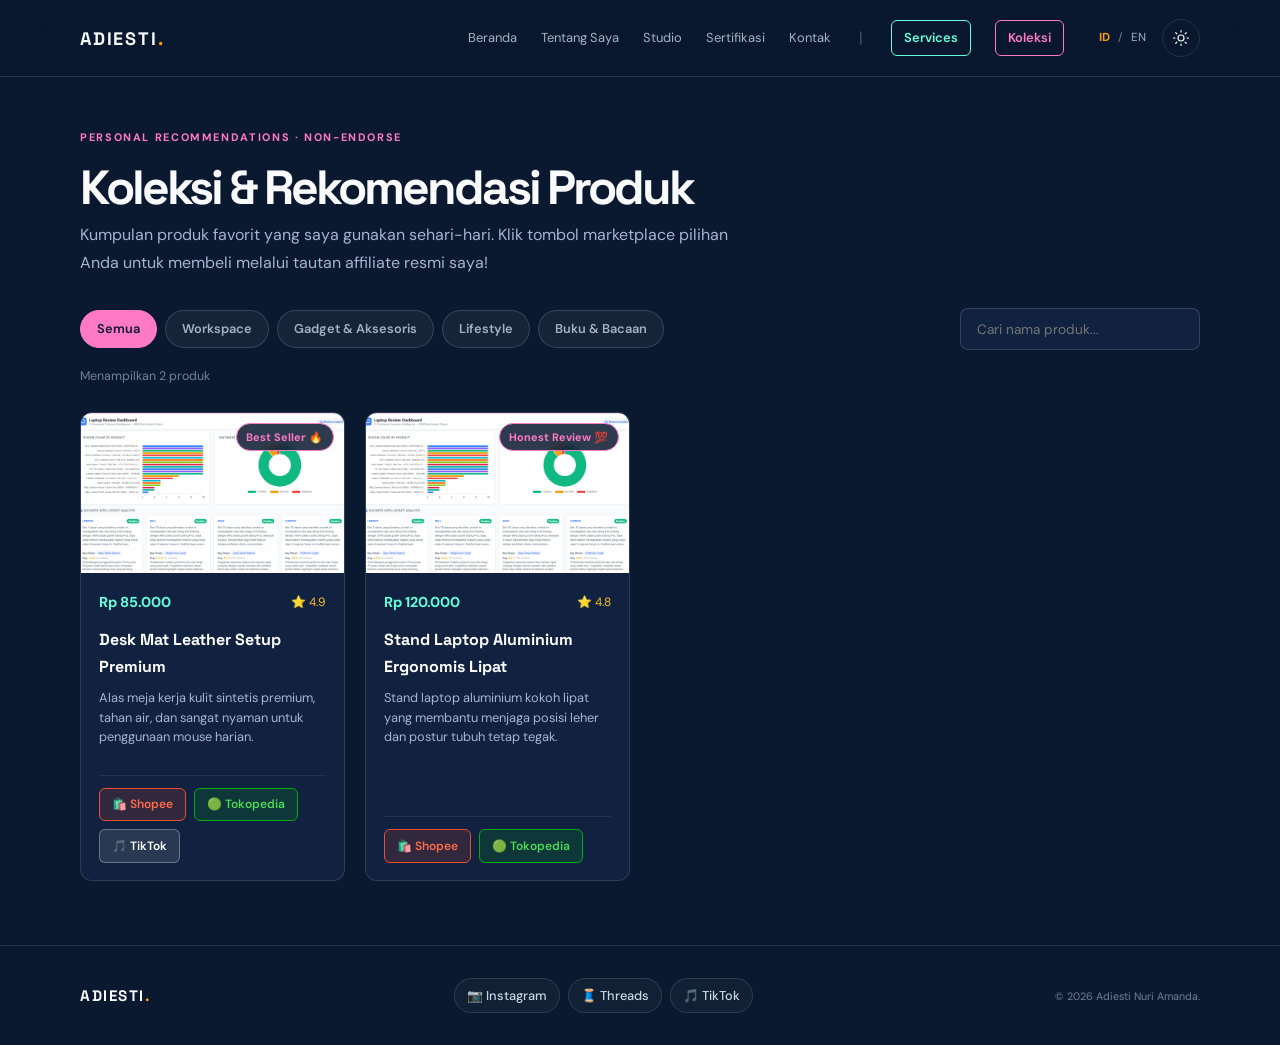
<file: Koleksi.html>
<!DOCTYPE html>
<html lang="id" class="dark">
  <head>
    <meta charset="UTF-8" />
    <meta name="viewport" content="width=device-width, initial-scale=1" />
    <meta name="theme-color" content="#0A192F" />
    <title>Koleksi &amp; Rekomendasi — Adiesti Nuri Amanda</title>
    <link rel="preconnect" href="https://fonts.googleapis.com" />
    <link rel="preconnect" href="https://fonts.gstatic.com" crossorigin />
    <link href="https://fonts.googleapis.com/css2?family=DM+Sans:wght@400;500;600;700&family=Space+Grotesk:wght@400;500;600;700&display=swap" rel="stylesheet" />
    <link rel="stylesheet" href="styles.css" />
    <script src="script.js" defer></script>
  </head>
  <body>
    <!-- Header Navigasi Terintegrasi -->
    <header class="site-header">
      <nav class="nav container" aria-label="Navigasi utama">
        <a class="brand" href="index.html#home">ADIESTI<span>.</span></a>
        
        <!-- Tombol Menu Mobile -->
        <button class="menu-toggle icon-button" type="button" aria-expanded="false" aria-controls="nav-links">
          <span class="sr-only" data-i18n="openNav">Buka navigasi</span>
          <svg viewBox="0 0 24 24" aria-hidden="true"><path d="M4 7h16M4 12h16M4 17h16" /></svg>
        </button>

        <div class="nav-links" id="nav-links">
          <a class="nav-direct" href="index.html#home" data-i18n="navHome">Beranda</a>
          <a class="nav-direct" href="index.html#about" data-i18n="navAbout">Tentang Saya</a>
          <a class="nav-direct" href="index.html#studio-proyek" data-i18n="navStudio">Studio</a>
          <a class="nav-direct" href="index.html#certifications" data-i18n="navCertifications">Sertifikasi</a>
          <a class="nav-direct" href="index.html#contact" data-i18n="navContact">Kontak</a>
          <span class="nav-divider" style="opacity: 0.25; margin: 0 0.25rem;">|</span>
          <a class="nav-direct" href="services.html" data-i18n="navServices" style="color: #64ffda; border: 1px solid #64ffda; padding: 0.35rem 0.75rem; border-radius: 6px; font-weight: 600;">Services</a>
          <a class="nav-direct" href="Koleksi.html" data-i18n="navkoleksi" style="color: #ff79c6; border: 1px solid #ff79c6; padding: 0.35rem 0.75rem; border-radius: 6px; font-weight: 600;">Koleksi</a>
        </div>

        <!-- Kontrol Sakelar Bahasa & Mode Day/Night -->
        <div class="nav-controls">
          <div class="language-switch" role="group" aria-label="Pilih bahasa">
            <button class="language-button is-active" type="button" data-language="id" aria-pressed="true">ID</button>
            <span aria-hidden="true">/</span>
            <button class="language-button" type="button" data-language="en" aria-pressed="false">EN</button>
          </div>
          <button class="theme-toggle icon-button" type="button" aria-label="Ganti ke mode terang" title="Ganti tema">
            <svg class="sun-icon" viewBox="0 0 24 24" aria-hidden="true"><circle cx="12" cy="12" r="4" /><path d="M12 2v2m0 16v2M4.93 4.93l1.42 1.42m11.3 11.3 1.42 1.42M2 12h2m16 0h2M4.93 19.07l1.42-1.42m11.3-11.3 1.42-1.42" /></svg>
            <svg class="moon-icon" viewBox="0 0 24 24" aria-hidden="true"><path d="M20.5 15.5A8.5 8.5 0 0 1 8.5 3.5 8.5 8.5 0 1 0 20.5 15.5Z" /></svg>
          </button>
        </div>
      </nav>
    </header>

    <!-- Konten Utama Etalase -->
    <main id="main" style="padding-top: 8rem; padding-bottom: 4rem;">
      <section class="container">
        <!-- Header Etalase -->
        <div class="etalase-header">
          <p class="eyebrow" style="color: #ff79c6;" data-i18n="etalaseEyebrow">PERSONAL RECOMMENDATIONS · NON-ENDORSE</p>
          <h1 data-i18n="etalaseTitle">Koleksi &amp; Rekomendasi Produk</h1>
          <p style="color: #a8b2d1; max-width: 650px; margin-top: 0.5rem;" data-i18n="etalaseSubtitle">
            Kumpulan produk favorit yang saya gunakan sehari-hari. Klik tombol marketplace pilihan Anda untuk membeli melalui tautan affiliate resmi saya!
          </p>
        </div>

        <!-- Toolbar: Filter Kategori & Bar Pencarian -->
        <div class="etalase-toolbar">
          <div class="filter-tabs">
            <button type="button" class="filter-btn active" data-category="all" data-i18n="filterAll">Semua</button>
            <button type="button" class="filter-btn" data-category="workspace" data-i18n="filterWorkspace">Workspace</button>
            <button type="button" class="filter-btn" data-category="gadget" data-i18n="filterGadget">Gadget &amp; Aksesoris</button>
            <button type="button" class="filter-btn" data-category="lifestyle" data-i18n="filterLifestyle">Lifestyle</button>
            <button type="button" class="filter-btn" data-category="buku" data-i18n="filterBuku">Buku &amp; Bacaan</button>
          </div>

          <div class="search-box">
            <input type="text" id="etalase-search" placeholder="Cari nama produk..." aria-label="Cari Produk" />
          </div>
        </div>

        <!-- Jumlah Hasil -->
        <p id="etalase-count" class="etalase-count-text"></p>

        <!-- Grid Etalase Tempat Card Dirender Secara Dinamis -->
        <div id="etalase-grid" class="koleksi-grid"></div>
      </section>
    </main>

    <!-- Footer -->
    <footer class="site-footer">
      <div class="container footer-inner">
        <a class="brand" href="index.html#home">ADIESTI<span>.</span></a>
        <div class="footer-socials"></div>
        <p>© <span id="current-year"></span> Adiesti Nuri Amanda.</p>
      </div>
    </footer>
  </body>
</html>
</file>
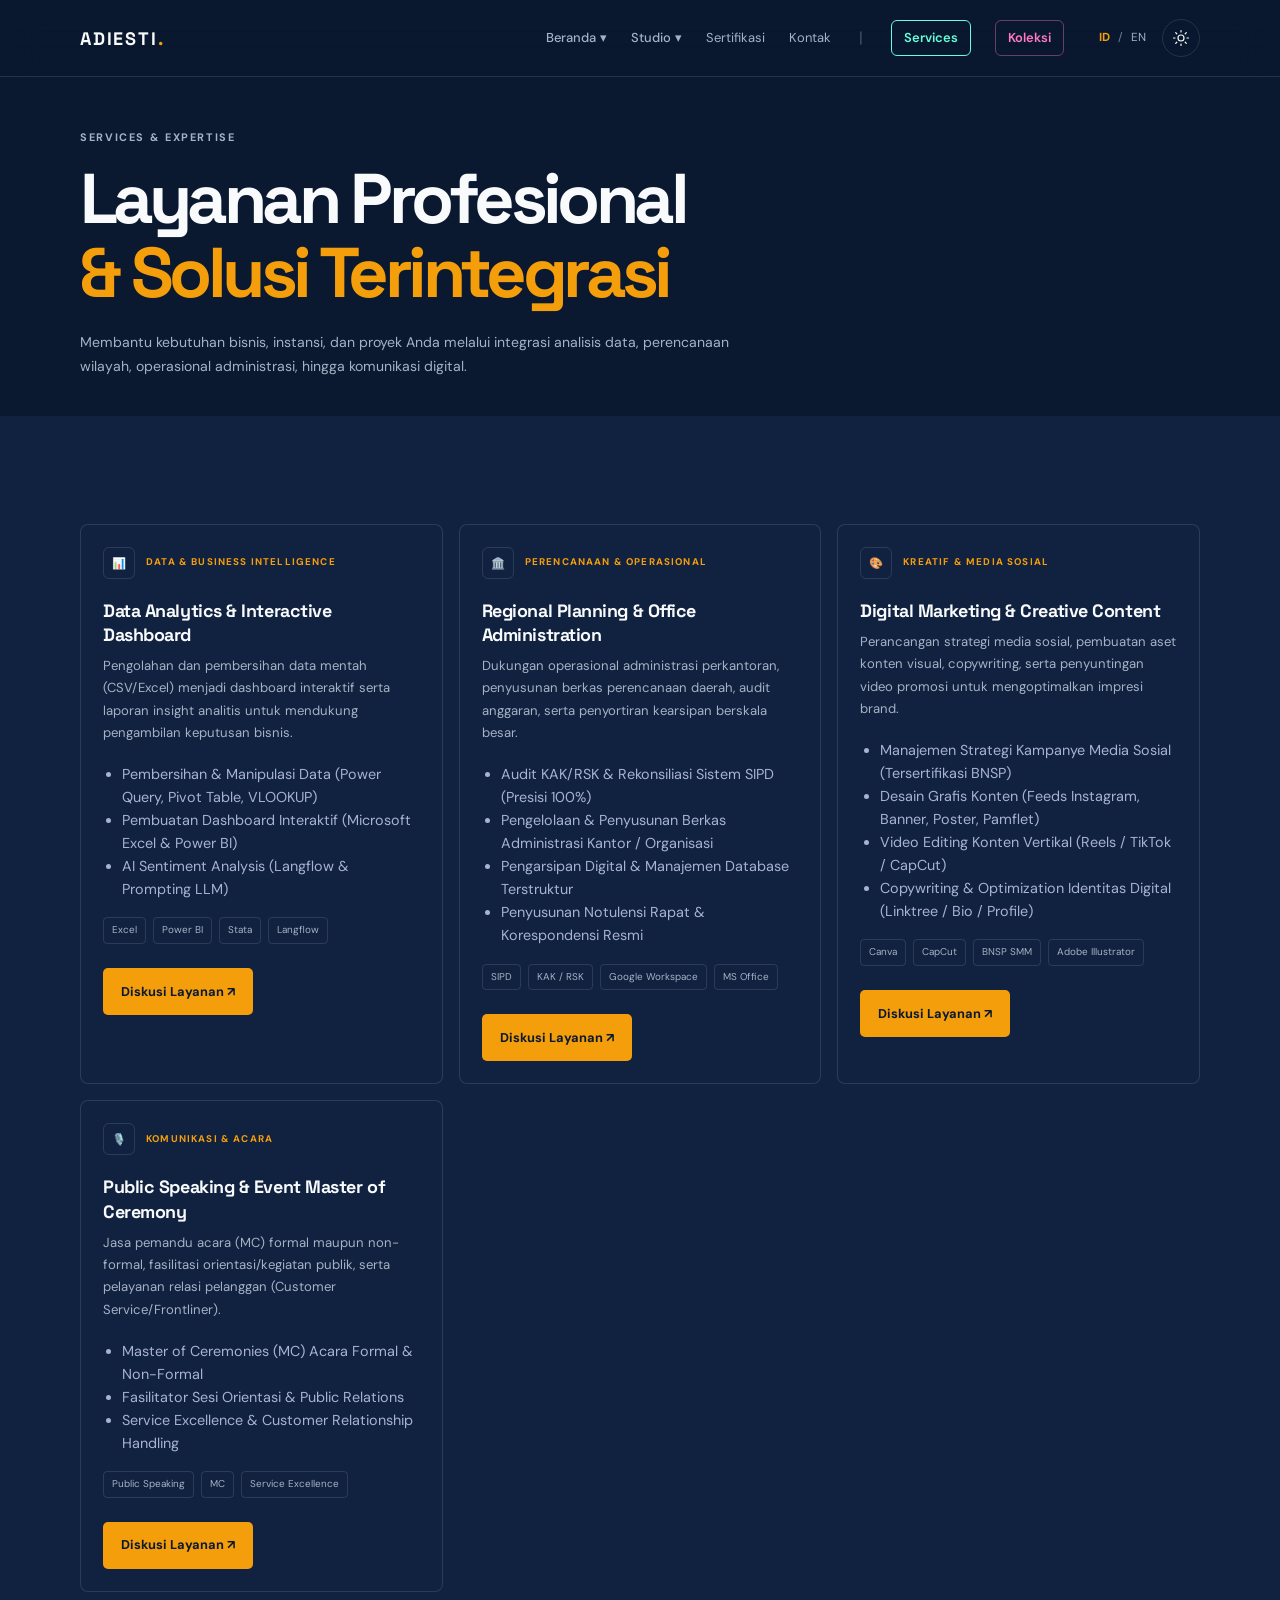
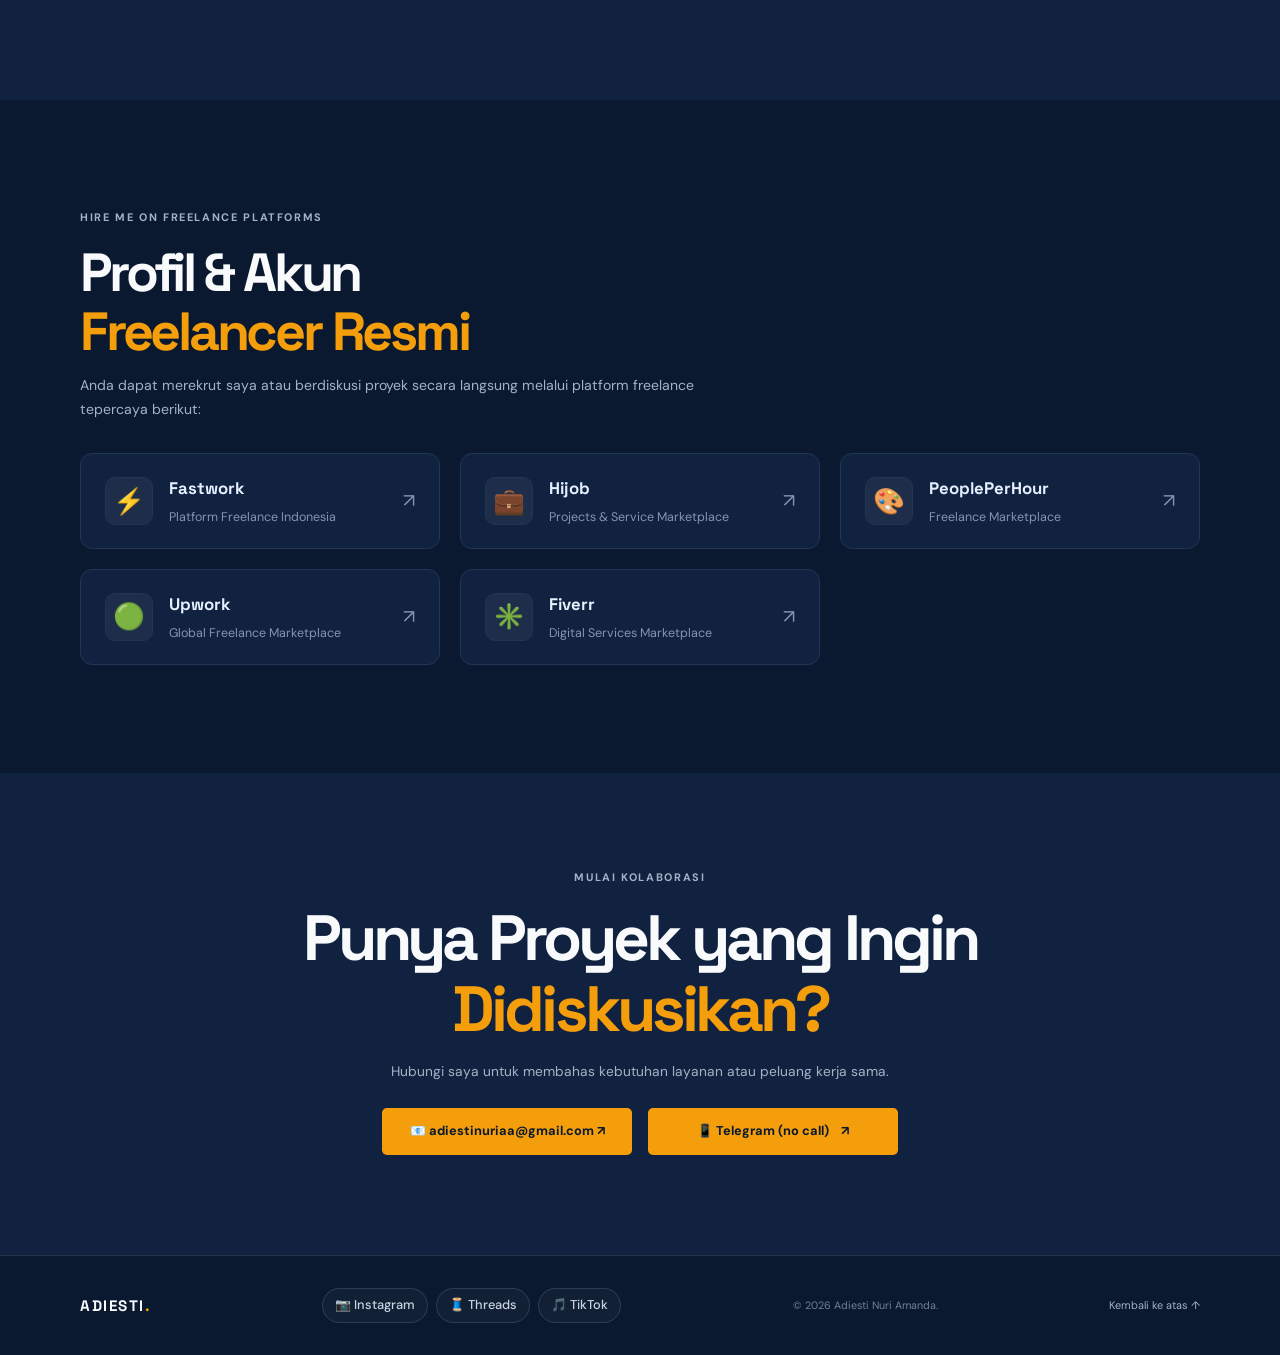
<file: services.html>
<!DOCTYPE html>
<html lang="id" class="dark">
  <head>
    <meta charset="UTF-8" />
    <meta name="viewport" content="width=device-width, initial-scale=1" />
    <meta name="description" content="Layanan Profesional Adiesti Nuri Amanda — Data, Perencanaan, Digital, dan Komunikasi." />
    <meta name="theme-color" content="#0A192F" />
    <title>Services — Adiesti Nuri Amanda</title>
    <link rel="preconnect" href="https://fonts.googleapis.com" />
    <link rel="preconnect" href="https://fonts.gstatic.com" crossorigin />
    <link href="https://fonts.googleapis.com/css2?family=DM+Sans:wght@400;500;600;700&family=Space+Grotesk:wght@400;500;600;700&display=swap" rel="stylesheet" />
    <link rel="stylesheet" href="styles.css" />
    <script src="script.js" defer></script>
  </head>
  <body>

    <a class="skip-link" href="#main" data-i18n="skip">Lewati ke konten utama</a>
    <header class="site-header">
      <nav class="nav container" aria-label="Navigasi utama">
        <a class="brand" href="index.html#home" aria-label="Adiesti, beranda">ADIESTI<span>.</span></a>
        <button class="menu-toggle icon-button" type="button" aria-expanded="false" aria-controls="nav-links">
          <span class="sr-only" data-i18n="openNav">Buka navigasi</span>
          <svg viewBox="0 0 24 24" aria-hidden="true"><path d="M4 7h16M4 12h16M4 17h16" /></svg>
        </button>

        <div class="nav-links" id="nav-links">
  <div class="nav-dropdown">
    <a class="nav-direct" href="index.html#home" data-i18n="navHome" style="padding: 12px 0; font-weight: 500;">Beranda</a>
    <button class="nav-dropdown-trigger" type="button" aria-expanded="false" aria-controls="home-menu" aria-label="Menu Beranda">
      <span class="chevron" aria-hidden="true">▾</span>
    </button>
    <div class="dropdown-menu" id="home-menu">
      <a href="index.html#about" data-i18n="navAbout">Tentang Saya</a>
      <a href="index.html#education" data-i18n="navEducation">Pendidikan</a>
      <div class="nested-dropdown">
        <button class="nested-trigger" type="button" aria-expanded="false" aria-controls="experience-menu">
          <span data-i18n="navExperience">Pengalaman</span><span class="side-chevron" aria-hidden="true">▹</span>
        </button>
        <div class="nested-menu" id="experience-menu">
          <a href="index.html#work-exp" data-i18n="navWork">Pengalaman Kerja</a>
          <a href="index.html#org-exp" data-i18n="navOrg">Pengalaman Organisasi</a>
        </div>
      </div>
    </div>
  </div>

  <div class="nav-dropdown">
    <a class="nav-direct" href="index.html#studio-proyek" data-i18n="navStudio" style="padding: 12px 0; font-weight: 500;">Studio</a>
    <button class="nav-dropdown-trigger" type="button" aria-expanded="false" aria-controls="studio-menu" aria-label="Menu Studio">
      <span class="chevron" aria-hidden="true">▾</span>
    </button>
    <div class="dropdown-menu" id="studio-menu">
      <a href="index.html#studio-proyek" data-i18n="navTechnical">Proyek Technical</a>
      <a href="index.html#studio-desain" data-i18n="navCreative">Desain &amp; Content</a>
    </div>
  </div>

  <a class="nav-direct" href="index.html#certifications" data-i18n="navCertifications">Sertifikasi</a>
  <a class="nav-direct" href="index.html#contact" data-i18n="navContact">Kontak</a>

  <span class="nav-divider" aria-hidden="true" style="opacity: 0.25; margin: 0 0.25rem;">|</span>
  <a class="nav-direct nav-services-btn" href="services.html" data-i18n="navServices" style="color: #64ffda; border: 1px solid #64ffda; padding: 0.35rem 0.75rem; border-radius: 6px; font-weight: 600;">Services</a>
  <a class="nav-direct nav-koleksi-btn" href="Koleksi.html" data-i18n="navkoleksi" style="color: #ff79c6; border: 1px solid rgba(255, 121, 198, 0.4); padding: 0.35rem 0.75rem; border-radius: 6px; font-weight: 600; display: inline-flex; align-items: center;">Koleksi</a>
</div>

        <div class="nav-controls">
          <div class="language-switch" role="group" aria-label="Pilih bahasa">
            <button class="language-button is-active" type="button" data-language="id" aria-pressed="true">ID</button>
            <span aria-hidden="true">/</span>
            <button class="language-button" type="button" data-language="en" aria-pressed="false">EN</button>
          </div>
          <button class="theme-toggle icon-button" type="button" aria-label="Ganti ke mode terang" title="Ganti tema">
            <svg class="sun-icon" viewBox="0 0 24 24" aria-hidden="true"><circle cx="12" cy="12" r="4" /><path d="M12 2v2m0 16v2M4.93 4.93l1.42 1.42m11.3 11.3 1.42 1.42M2 12h2m16 0h2M4.93 19.07l1.42-1.42m11.3-11.3 1.42-1.42" /></svg>
            <svg class="moon-icon" viewBox="0 0 24 24" aria-hidden="true"><path d="M20.5 15.5A8.5 8.5 0 0 1 8.5 3.5 8.5 8.5 0 1 0 20.5 15.5Z" /></svg>
          </button>
        </div>
      </nav>
    </header>

    <main id="main">
      <section class="section container" style="padding-top: 8rem; padding-bottom: 2rem;">
        <div class="section-heading">
          <p class="eyebrow" data-i18n="svcEyebrow">SERVICES &amp; EXPERTISE</p>
          <h1 data-i18n="svcHeroTitle">Layanan Profesional <br /><span class="accent">&amp; Solusi Terintegrasi</span></h1>
          <p class="section-intro" data-i18n="svcHeroIntro" style="margin-top: 1rem; max-width: 650px;">
            Membantu kebutuhan bisnis, instansi, dan proyek Anda melalui integrasi analisis data, perencanaan wilayah, operasional administrasi, hingga komunikasi digital.
          </p>
        </div>
      </section>

      <section class="section alternate">
        <div class="container">
          <div class="experience-grid">
            <article class="experience-card reveal">
              <div class="experience-head">
                <span class="experience-icon">📊</span>
                <span class="card-kicker" data-i18n="svc1Kicker">DATA &amp; BUSINESS INTELLIGENCE</span>
              </div>
              <h3 data-i18n="svc1Title">Data Analytics &amp; Interactive Dashboard</h3>
              <p class="muted" data-i18n="svc1Desc">
                Pengolahan dan pembersihan data mentah (CSV/Excel) menjadi dashboard interaktif serta laporan insight analitis untuk mendukung pengambilan keputusan bisnis.
              </p>
              <ul style="margin: 1rem 0; padding-left: 1.2rem; font-size: 0.9rem; color: #a8b2d1; line-height: 1.6;">
                <li data-i18n="svc1Item1">Pembersihan &amp; Manipulasi Data (Power Query, Pivot Table, VLOOKUP)</li>
                <li data-i18n="svc1Item2">Pembuatan Dashboard Interaktif (Microsoft Excel &amp; Power BI)</li>
                <li data-i18n="svc1Item3">AI Sentiment Analysis (Langflow &amp; Prompting LLM)</li>
              </ul>
              <div class="tag-list">
                <span>Excel</span>
                <span>Power BI</span>
                <span>Stata</span>
                <span>Langflow</span>
              </div>
              <div style="margin-top: 1.5rem;">
                <a class="button button-primary" href="https://t.me/diessnaa" target="_blank" rel="noopener noreferrer" data-i18n="svcDiscuss">Diskusi Layanan ↗</a>
              </div>
            </article>

            <article class="experience-card reveal">
              <div class="experience-head">
                <span class="experience-icon">🏛️</span>
                <span class="card-kicker" data-i18n="svc2Kicker">PERENCANAAN &amp; OPERASIONAL</span>
              </div>
              <h3 data-i18n="svc2Title">Regional Planning &amp; Office Administration</h3>
              <p class="muted" data-i18n="svc2Desc">
                Dukungan operasional administrasi perkantoran, penyusunan berkas perencanaan daerah, audit anggaran, serta penyortiran kearsipan berskala besar.
              </p>
              <ul style="margin: 1rem 0; padding-left: 1.2rem; font-size: 0.9rem; color: #a8b2d1; line-height: 1.6;">
                <li data-i18n="svc2Item1">Audit KAK/RSK &amp; Rekonsiliasi Sistem SIPD (Presisi 100%)</li>
                <li data-i18n="svc2Item2">Pengelolaan &amp; Penyusunan Berkas Administrasi Kantor / Organisasi</li>
                <li data-i18n="svc2Item3">Pengarsipan Digital &amp; Manajemen Database Terstruktur</li>
                <li data-i18n="svc2Item4">Penyusunan Notulensi Rapat &amp; Korespondensi Resmi</li>
              </ul>
              <div class="tag-list">
                <span>SIPD</span>
                <span>KAK / RSK</span>
                <span>Google Workspace</span>
                <span>MS Office</span>
              </div>
              <div style="margin-top: 1.5rem;">
                <a class="button button-primary" href="https://t.me/diessnaa" target="_blank" rel="noopener noreferrer" data-i18n="svcDiscuss">Diskusi Layanan ↗</a>
              </div>
            </article>

            <article class="experience-card reveal">
              <div class="experience-head">
                <span class="experience-icon">🎨</span>
                <span class="card-kicker" data-i18n="svc3Kicker">KREATIF &amp; MEDIA SOSIAL</span>
              </div>
              <h3 data-i18n="svc3Title">Digital Marketing &amp; Creative Content</h3>
              <p class="muted" data-i18n="svc3Desc">
                Perancangan strategi media sosial, pembuatan aset konten visual, copywriting, serta penyuntingan video promosi untuk mengoptimalkan impresi brand.
              </p>
              <ul style="margin: 1rem 0; padding-left: 1.2rem; font-size: 0.9rem; color: #a8b2d1; line-height: 1.6;">
                <li data-i18n="svc3Item1">Manajemen Strategi Kampanye Media Sosial (Tersertifikasi BNSP)</li>
                <li data-i18n="svc3Item2">Desain Grafis Konten (Feeds Instagram, Banner, Poster, Pamflet)</li>
                <li data-i18n="svc3Item3">Video Editing Konten Vertikal (Reels / TikTok / CapCut)</li>
                <li data-i18n="svc3Item4">Copywriting &amp; Optimization Identitas Digital (Linktree / Bio / Profile)</li>
              </ul>
              <div class="tag-list">
                <span>Canva</span>
                <span>CapCut</span>
                <span>BNSP SMM</span>
                <span>Adobe Illustrator</span>
              </div>
              <div style="margin-top: 1.5rem;">
                <a class="button button-primary" href="https://t.me/diessnaa" target="_blank" rel="noopener noreferrer" data-i18n="svcDiscuss">Diskusi Layanan ↗</a>
              </div>
            </article>

            <article class="experience-card reveal">
              <div class="experience-head">
                <span class="experience-icon">🎙️</span>
                <span class="card-kicker" data-i18n="svc4Kicker">KOMUNIKASI &amp; ACARA</span>
              </div>
              <h3 data-i18n="svc4Title">Public Speaking &amp; Event Master of Ceremony</h3>
              <p class="muted" data-i18n="svc4Desc">
                Jasa pemandu acara (MC) formal maupun non-formal, fasilitasi orientasi/kegiatan publik, serta pelayanan relasi pelanggan (Customer Service/Frontliner).
              </p>
              <ul style="margin: 1rem 0; padding-left: 1.2rem; font-size: 0.9rem; color: #a8b2d1; line-height: 1.6;">
                <li data-i18n="svc4Item1">Master of Ceremonies (MC) Acara Formal &amp; Non-Formal</li>
                <li data-i18n="svc4Item2">Fasilitator Sesi Orientasi &amp; Public Relations</li>
                <li data-i18n="svc4Item3">Service Excellence &amp; Customer Relationship Handling</li>
              </ul>
              <div class="tag-list">
                <span>Public Speaking</span>
                <span>MC</span>
                <span>Service Excellence</span>
              </div>
              <div style="margin-top: 1.5rem;">
                <a class="button button-primary" href="https://t.me/diessnaa" target="_blank" rel="noopener noreferrer" data-i18n="svcDiscuss">Diskusi Layanan ↗</a>
              </div>
            </article>
          </div>
        </div>
      </section>

      <section class="section container" id="freelance-platforms">
        <div class="section-heading">
          <p class="eyebrow" data-i18n="freelanceEyebrow">HIRE ME ON FREELANCE PLATFORMS</p>
          <h2 data-i18n="freelanceTitle">Profil &amp; Akun <br /><span class="accent">Freelancer Resmi</span></h2>
          <p class="section-intro" data-i18n="freelanceIntro" style="margin-top: 0.75rem; max-width: 650px;">
            Anda dapat merekrut saya atau berdiskusi proyek secara langsung melalui platform freelance tepercaya berikut:
          </p>
        </div>

        <div class="freelance-grid">
          <a href="https://fastwork.id/byob/ENUo8ff8H9?openExternalBrowser=1&source=byob" target="_blank" rel="noopener noreferrer" class="freelance-card">
            <div class="freelance-icon">⚡</div>
            <div class="freelance-info">
              <h3>Fastwork</h3>
              <p data-i18n="fwDesc">Platform Freelance Indonesia</p>
            </div>
            <span class="freelance-arrow">↗</span>
          </a>

          <a href="https://hijob.work/en/cv/adiesti-amanda-MTgzNTktNDVmOTZhN2M" target="_blank" rel="noopener noreferrer" class="freelance-card">
            <div class="freelance-icon">💼</div>
            <div class="freelance-info">
              <h3>Hijob</h3>
              <p>Projects &amp; Service Marketplace</p>
            </div>
            <span class="freelance-arrow">↗</span>
          </a>

          <a href="https://www.peopleperhour.com/freelancer/adiesti-nuri_amanda-zxyaxnnv" target="_blank" rel="noopener noreferrer" class="freelance-card">
            <div class="freelance-icon">🎨</div>
            <div class="freelance-info">
              <h3>PeoplePerHour</h3>
              <p>Freelance Marketplace</p>
            </div>
            <span class="freelance-arrow">↗</span>
          </a>

          <a href="https://www.upwork.com/freelancers/~01eef4f761a40cd39e?mp_source=share" target="_blank" rel="noopener noreferrer" class="freelance-card">
            <div class="freelance-icon">🟢</div>
            <div class="freelance-info">
              <h3>Upwork</h3>
              <p>Global Freelance Marketplace</p>
            </div>
            <span class="freelance-arrow">↗</span>
          </a>

          <a href="https://www.fiverr.com/adiestnra/" target="_blank" rel="noopener noreferrer" class="freelance-card">
            <div class="freelance-icon">✳️</div>
            <div class="freelance-info">
              <h3>Fiverr</h3>
              <p>Digital Services Marketplace</p>
            </div>
            <span class="freelance-arrow">↗</span>
          </a>
        </div>
      </section>

      <section class="contact-section">
        <div class="container contact-inner reveal">
          <p class="eyebrow" data-i18n="svcCtaEyebrow">MULAI KOLABORASI</p>
          <h2 data-i18n="svcCtaTitle">Punya Proyek yang Ingin <br /><span class="accent">Didiskusikan?</span></h2>
          <p class="contact-description" data-i18n="svcCtaDesc">Hubungi saya untuk membahas kebutuhan layanan atau peluang kerja sama.</p>
          <div class="contact-actions" style="display: flex; gap: 1rem; justify-content: center; flex-wrap: wrap; margin-top: 1.5rem;">
            <a class="button button-primary contact-cta" href="mailto:adiestinuriaa@gmail.com">
              📧 adiestinuriaa@gmail.com ↗
            </a>
            <a class="button button-primary contact-cta" href="https://t.me/diessnaa" target="_blank" rel="noopener noreferrer">
              📱 Telegram (no call)<span aria-hidden="true">↗</span> 
            </a>
          </div>
        </div>
      </section>
    </main>

    <footer class="site-footer">
      <div class="container footer-inner">
        <a class="brand" href="index.html#home">ADIESTI<span>.</span></a>
        <div class="footer-socials"></div>
        <p>© <span id="current-year"></span> Adiesti Nuri Amanda.</p>
        <a class="back-top" href="#main" data-i18n="backTop">Kembali ke atas ↑</a>
      </div>
    </footer>

    <dialog id="koleksi-modal" class="document-dialog">
      <div class="dialog-panel document-panel" style="max-width: 900px; padding: 1.75rem; background: #0a192f; border: 1px solid rgba(255, 255, 255, 0.15); border-radius: 16px;">
        <div style="display: flex; justify-content: space-between; align-items: center; padding-bottom: 0.75rem; border-bottom: 1px solid rgba(255, 255, 255, 0.1);">
          <div>
            <p class="eyebrow" style="color: #ff79c6; margin: 0; font-size: 0.75rem;">PERSONAL RECOMMENDATIONS · NON-ENDORSE</p>
            <h2 style="margin: 0; font-size: 1.3rem; color: #fff;">🛍️ koleksi by Me</h2>
          </div>
          <button class="dialog-close icon-button" type="button" onclick="document.getElementById('koleksi-modal').close()" aria-label="Tutup" style="background: rgba(255, 255, 255, 0.1); border: 1px solid rgba(255, 255, 255, 0.2); color: #ffffff; width: 34px; height: 34px; border-radius: 50%; cursor: pointer;">✕</button>
        </div>
        <p style="font-size: 0.85rem; color: #a8b2d1; margin-top: 0.75rem;">
          Semua barang di bawah ini adalah barang yang <strong>murni saya beli dan gunakan sendiri</strong> (bukan hasil endorse). Klik tombol toko favorit Anda untuk membeli melalui link affiliate resmi saya!
        </p>
        <div id="koleksi-render-container" class="koleksi-grid" style="margin-top: 1.25rem; max-height: 60vh; overflow-y: auto; padding-right: 0.25rem;"></div>
      </div>
    </dialog>

  </body>
</html>
</file>
<file: styles.css>
/* ========================================== */
/* 1. DISKONEKSI SELEKSI TEKS & DRAG GAMBAR   */
/* ========================================== */
body, .document-panel, .secure-container {
  -webkit-user-select: none; /* Safari */
  -moz-user-select: none;    /* Firefox */
  -ms-user-select: none;     /* Edge/IE */
  user-select: none;         /* Standar */
  -webkit-user-drag: none;   /* Mencegah gambar diseret/ditarik ke desktop */
}

/* Mematikan pointer interaksi langsung pada elemen media */
img, canvas {
  pointer-events: none;
}

:root {
  color-scheme: light;
  --bg: #f8fafc;
  --surface: #ffffff;
  --surface-2: #eef2f7;
  --text: #0f172a;
  --muted: #475569;
  --faint: #64748b;
  --accent: #1e3a8a;
  --accent-soft: rgba(30, 58, 138, .1);
  --line: rgba(15, 23, 42, .13);
  --header: rgba(248, 250, 252, .84);
  --shadow: 0 24px 70px rgba(15, 23, 42, .13);
  --body-font: "DM Sans", sans-serif;
  --display-font: "Space Grotesk", sans-serif;
}

:root.dark {
  color-scheme: dark;
  --bg: #0a192f;
  --surface: #112240;
  --surface-2: #0d1d35;
  --text: #f8fafc;
  --muted: #a5b2c5;
  --faint: #718198;
  --accent: #f59e0b;
  --accent-soft: rgba(245, 158, 11, .12);
  --line: rgba(203, 213, 225, .14);
  --header: rgba(10, 25, 47, .84);
  --shadow: 0 24px 70px rgba(0, 0, 0, .25);
}

* { box-sizing: border-box; }
html { scroll-behavior: smooth; scroll-padding-top: 92px; }
body { margin: 0; background: var(--bg); color: var(--text); font: 400 16px/1.7 var(--body-font); transition: background .25s ease, color .25s ease; }
button, input { font: inherit; color: inherit; }
button, a { -webkit-tap-highlight-color: transparent; }
a { color: inherit; text-decoration: none; }
button { cursor: pointer; }
svg { display: block; }
::selection { background: var(--accent); color: var(--bg); }
.container { width: min(1120px, calc(100% - 48px)); margin-inline: auto; }
.section { padding-block: 108px; }
.alternate { background: var(--surface); }
.sr-only { position: absolute; width: 1px; height: 1px; padding: 0; margin: -1px; overflow: hidden; clip: rect(0, 0, 0, 0); white-space: nowrap; border: 0; }
.skip-link { position: fixed; z-index: 100; top: 12px; left: 16px; padding: 9px 14px; border-radius: 5px; background: var(--accent); color: var(--bg); transform: translateY(-150%); }
.skip-link:focus { transform: translateY(0); }
:focus-visible { outline: 3px solid var(--accent); outline-offset: 4px; }
h1, h2, h3, p { margin-top: 0; }
h1, h2, h3 { font-family: var(--display-font); }
.accent, .brand span { color: var(--accent); }

.site-header { position: fixed; inset: 0 0 auto; z-index: 30; border-bottom: 1px solid var(--line); background: var(--header); backdrop-filter: blur(17px); -webkit-backdrop-filter: blur(17px); }
.nav { height: 76px; display: flex; align-items: center; gap: 35px; }
.brand { flex: 0 0 auto; font: 700 1.13rem var(--display-font); letter-spacing: .1em; }
.nav-links { display: flex; align-items: center; gap: 24px; margin-left: auto; }
.nav-direct, .nav-dropdown-trigger { border: 0; background: transparent; color: var(--muted); font-size: .81rem; transition: color .2s ease; }
.nav-direct:hover, .nav-dropdown-trigger:hover, .nav-dropdown-trigger[aria-expanded="true"] { color: var(--accent); }
.nav-dropdown, .nested-dropdown { position: relative; }
.nav-dropdown-trigger { display: inline-flex; align-items: center; gap: 7px; padding: 12px 0; }
.chevron, .side-chevron { transition: transform .2s ease; }
.nav-dropdown-trigger[aria-expanded="true"] .chevron { transform: rotate(180deg); }
.dropdown-menu, .nested-menu { position: absolute; z-index: 40; min-width: 220px; padding: 7px; border: 1px solid var(--line); border-radius: 8px; background: var(--surface); box-shadow: var(--shadow); opacity: 0; visibility: hidden; transform: translateY(7px); transition: opacity .18s ease, visibility .18s ease, transform .18s ease; }
.dropdown-menu { top: calc(100% + 7px); left: -17px; }
.nav-dropdown:hover > .dropdown-menu, .nav-dropdown:focus-within > .dropdown-menu, .nav-dropdown.is-open > .dropdown-menu { opacity: 1; visibility: visible; transform: translateY(0); }
.dropdown-menu > a, .nested-trigger, .nested-menu > a { display: flex; width: 100%; align-items: center; justify-content: space-between; padding: 9px 11px; border: 0; border-radius: 5px; background: transparent; color: var(--text); text-align: left; font-size: .77rem; }
.dropdown-menu > a:hover, .nested-trigger:hover, .nested-menu > a:hover { background: var(--accent-soft); color: var(--accent); }
.nested-trigger[aria-expanded="true"] .side-chevron { transform: rotate(90deg); }
.nested-menu { top: 0; left: calc(100% + 7px); }
.nested-dropdown:hover > .nested-menu, .nested-dropdown:focus-within > .nested-menu, .nested-dropdown.is-open > .nested-menu { opacity: 1; visibility: visible; transform: translateY(0); }
.nav-controls { display: flex; align-items: center; gap: 16px; }
.language-switch { display: flex; align-items: center; gap: 8px; color: var(--faint); font-size: .73rem; }
.language-button { padding: 5px 0; border: 0; background: transparent; color: var(--muted); font-size: .73rem; }
.language-button.is-active { color: var(--accent); font-weight: 700; }
.icon-button { display: grid; width: 38px; height: 38px; place-items: center; padding: 8px; border: 1px solid var(--line); border-radius: 50%; background: transparent; transition: color .2s ease, border-color .2s ease, transform .2s ease; }
.icon-button:hover { border-color: var(--accent); color: var(--accent); transform: translateY(-2px); }
.icon-button svg { width: 18px; height: 18px; fill: none; stroke: currentColor; stroke-width: 1.6; stroke-linecap: round; stroke-linejoin: round; }
.moon-icon, :root:not(.dark) .sun-icon { display: none; }
:root:not(.dark) .moon-icon { display: block; }
.menu-toggle { display: none; }

.hero { position: relative; min-height: 750px; display: grid; grid-template-columns: 1.15fr .85fr; align-items: center; gap: 40px; padding-top: 135px; padding-bottom: 108px; }
.hero-copy { position: relative; z-index: 2; }
.eyebrow { margin-bottom: 17px; color: var(--muted); font-size: .68rem; font-weight: 700; letter-spacing: .15em; text-transform: uppercase; }
.status-dot { display: inline-block; width: 7px; height: 7px; margin-right: 9px; border-radius: 50%; background: var(--accent); box-shadow: 0 0 0 5px var(--accent-soft); }
h1 { max-width: 800px; margin-bottom: 21px; font-size: clamp(2.8rem, 5.5vw, 5rem); letter-spacing: -.065em; line-height: 1.04; }
.hero-subtitle { max-width: 580px; margin-bottom: 8px; color: var(--muted); font-size: .98rem; }
.hero-tagline { color: var(--text); font-size: 1.02rem; font-weight: 600; }
.hero-actions { display: flex; flex-wrap: wrap; gap: 12px; margin-top: 28px; }
.button { min-height: 47px; display: inline-flex; align-items: center; justify-content: center; gap: 12px; padding: 11px 17px; border: 1px solid transparent; border-radius: 5px; font-size: .8rem; font-weight: 700; transition: transform .2s ease, border-color .2s ease, background .2s ease, color .2s ease; }
.button:hover { transform: translateY(-3px); }
.button-primary { background: var(--accent); color: var(--bg); }
.button-primary:hover { filter: brightness(1.08); }
.button-secondary { border-color: var(--line); background: transparent; color: var(--text); }
.button-secondary:hover { border-color: var(--accent); color: var(--accent); }
.hero-meta { display: flex; align-items: center; gap: 20px; margin-top: 48px; color: var(--muted); font-size: .74rem; }
.hero-meta span:not(.meta-divider) { display: flex; flex-direction: column; }
.hero-meta small { color: var(--faint); font-size: .57rem; letter-spacing: .13em; }
.hero-meta strong { color: var(--text); font-weight: 500; }
.meta-divider { width: 1px; height: 32px; background: var(--line); }
.hero-visual { position: relative; min-height: 420px; display: grid; place-items: center; }
.portrait-frame { position: relative; z-index: 1; width: min(300px, 70vw); aspect-ratio: 1; padding: 12px; border: 1px solid var(--accent); border-radius: 50%; background: var(--bg); box-shadow: 0 0 0 12px var(--accent-soft), var(--shadow); transform: rotate(-5deg); }
.portrait { width: 100%; height: 100%; overflow: hidden; border-radius: 50%; background: var(--surface); transform: rotate(5deg); }
.portrait-image { display: block; width: 100%; height: 100%; border-radius: 50%; object-fit: cover; object-position: center top; transition: transform .5s cubic-bezier(.2,.7,.2,1); }
.portrait-frame:hover .portrait-image { transform: scale(1.05); }
.floating-card { position: absolute; z-index: 2; right: -4px; bottom: 43px; display: flex; align-items: center; gap: 11px; padding: 12px 16px; border: 1px solid var(--line); border-radius: 8px; background: var(--surface); box-shadow: var(--shadow); transform: rotate(2deg); }
.floating-icon { color: var(--accent); font-size: 1.5rem; }
.floating-card strong, .floating-card small { display: block; }
.floating-card strong { font-size: .76rem; }
.floating-card small { color: var(--muted); font-size: .68rem; }
.orbit { position: absolute; border: 1px solid var(--line); border-radius: 50%; }
.orbit-one { width: 390px; height: 390px; }
.orbit-two { width: 465px; height: 465px; border-style: dashed; opacity: .5; }
.scroll-cue { position: absolute; bottom: 27px; left: 0; display: flex; align-items: center; gap: 9px; color: var(--faint); font-size: .59rem; letter-spacing: .15em; }
.scroll-cue span:first-child { color: var(--accent); font-size: 1.2rem; animation: nudge 1.7s ease-in-out infinite; }
@keyframes nudge { 50% { transform: translateY(5px); } }

.about-grid { display: grid; grid-template-columns: .85fr 1.15fr; gap: 90px; }
.section-heading h2, .contact-inner h2 { margin: 0; font-size: clamp(2.35rem, 4.2vw, 3.65rem); letter-spacing: -.06em; line-height: 1.1; }
.about-content { max-width: 650px; }
.about-content > p { color: var(--muted); font-size: .91rem; }
.about-content .about-lead { color: var(--text); font: 500 1.13rem/1.65 var(--display-font); }
.facts { display: grid; grid-template-columns: repeat(3, 1fr); gap: 13px; margin: 30px 0 25px; padding-block: 20px; border-block: 1px solid var(--line); }
.facts strong { display: block; font: 600 1.6rem var(--display-font); }
.facts strong span { color: var(--accent); font-size: .85rem; }
.facts small { display: block; color: var(--muted); font-size: .66rem; line-height: 1.5; }
.text-link { color: var(--accent); font-size: .82rem; font-weight: 700; }
.section-topline { display: flex; align-items: end; justify-content: space-between; gap: 30px; margin-bottom: 39px; }
.section-intro { max-width: 390px; margin-bottom: 5px; color: var(--muted); font-size: .88rem; }
.education-grid { display: grid; grid-template-columns: 1.35fr 1fr 1fr; gap: 15px; }
.education-card, .experience-card, .project-card, .cert-card { border: 1px solid var(--line); border-radius: 8px; background: var(--surface); }
.education-card { position: relative; min-height: 230px; padding: 25px; }
.timeline-dot { position: absolute; top: 29px; right: 24px; width: 9px; height: 9px; border-radius: 50%; background: var(--accent); box-shadow: 0 0 0 5px var(--accent-soft); }
.card-kicker { margin: 0 0 8px; color: var(--accent); font-size: .61rem; font-weight: 700; letter-spacing: .12em; }
.education-card h3, .experience-card h3, .project-card h3, .cert-card h3 { margin-bottom: 8px; font-size: 1.12rem; line-height: 1.35; letter-spacing: -.025em; }
.muted { color: var(--muted); font-size: .82rem; }
.education-result { display: flex; align-items: baseline; gap: 10px; margin: 19px 0 15px; }
.education-result strong { color: var(--accent); font: 600 1.15rem var(--display-font); }
.education-result span { color: var(--muted); font-size: .7rem; }
.award-mark { position: absolute; right: 20px; bottom: 13px; color: var(--accent-soft); font: 700 4rem var(--display-font); }
.tag-list { display: flex; flex-wrap: wrap; gap: 7px; }
.tag-list span { padding: 4px 8px; border: 1px solid var(--line); border-radius: 4px; color: var(--muted); font-size: .62rem; }

.experience-grid { display: grid; grid-template-columns: repeat(3, minmax(0, 1fr)); gap: 16px; }
#org-exp .experience-grid { grid-template-columns: repeat(2, minmax(0, 1fr)); }
.experience-card { padding: 22px; transition: transform .24s ease, border-color .24s ease, box-shadow .24s ease; }
.experience-card:hover, .project-card:hover { border-color: var(--accent); transform: translateY(-4px); box-shadow: var(--shadow); }
.experience-head { display: flex; align-items: center; gap: 11px; margin-bottom: 20px; }
.experience-head .card-kicker { margin: 0; }
.experience-icon { width: 32px; height: 32px; display: grid; place-items: center; border: 1px solid var(--line); border-radius: 6px; color: var(--accent); font: 600 .7rem var(--display-font); }
.experience-org { margin-bottom: 11px; color: var(--accent); font-size: .77rem; font-weight: 600; }
.experience-card > .muted { min-height: 92px; line-height: 1.7; }
.document-actions { display: flex; flex-wrap: wrap; gap: 8px; margin-top: 19px; padding-top: 15px; border-top: 1px solid var(--line); }
.document-button { padding: 8px 10px; border: 1px solid var(--line); border-radius: 5px; background: transparent; color: var(--muted); font-size: .68rem; transition: color .2s ease, border-color .2s ease, background .2s ease; }
.document-button:hover { border-color: var(--accent); background: var(--accent-soft); color: var(--accent); }

.studio-section { overflow: hidden; }
.studio-category { scroll-margin-top: 100px; margin-top: 48px; }
.category-heading { display: flex; align-items: center; justify-content: space-between; margin-bottom: 16px; }
.category-heading h3 { margin: 0; font-size: 1.3rem; }
.category-heading > span { color: var(--faint); font: 600 .65rem var(--display-font); letter-spacing: .1em; }
.project-grid { display: grid; grid-template-columns: repeat(3, minmax(0, 1fr)); gap: 16px; }
.project-card { overflow: hidden; padding: 20px; transition: transform .24s ease, border-color .24s ease, box-shadow .24s ease; }
.project-visual { position: relative; height: 165px; display: grid; place-items: center; overflow: hidden; margin-bottom: 21px; border-radius: 5px; background: var(--surface-2); }
.sentiment-window { position: relative; width: 72%; height: 78%; padding: 11px; border: 1px solid var(--line); border-radius: 5px; background: var(--surface); transform: rotate(-3deg); box-shadow: var(--shadow); }
.window-dots { display: flex; gap: 4px; }
.window-dots i { width: 5px; height: 5px; border-radius: 50%; background: var(--accent); }
.sentiment-lines { display: grid; gap: 4px; margin-top: 12px; }
.sentiment-lines span { width: 68%; height: 3px; border-radius: 4px; background: var(--line); }
.sentiment-lines span:nth-child(2) { width: 49%; }
.sentiment-lines span:nth-child(3) { width: 58%; }
.sentiment-chart { position: absolute; right: 18%; bottom: 17px; height: 47px; display: flex; align-items: end; gap: 5px; }
.sentiment-chart i { width: 8px; height: 55%; border-radius: 2px 2px 0 0; background: var(--accent); opacity: .75; }
.sentiment-chart i:nth-child(2n) { height: 82%; }
.sentiment-chart i:nth-child(3n) { height: 38%; }
.pizza-visual { grid-template-columns: auto auto; gap: 15px; }
.donut-chart { width: 90px; aspect-ratio: 1; display: grid; place-items: center; border-radius: 50%; background: conic-gradient(var(--accent) 0 31%, #5471a5 31% 53%, #d69d45 53% 78%, #40506a 78%); }
.donut-chart span { width: 53%; aspect-ratio: 1; border-radius: 50%; background: var(--surface-2); }
.chart-legend { display: grid; gap: 8px; }
.chart-legend i { width: 40px; height: 5px; border-radius: 3px; background: var(--line); }
.chart-legend i:first-child { background: var(--accent); }
.planning-visual { background: linear-gradient(135deg, var(--accent-soft), transparent 60%), var(--surface-2); }
.plan-paper { position: relative; width: 55%; height: 77%; padding: 14px; background: var(--surface); box-shadow: var(--shadow); transform: rotate(4deg); }
.paper-label { display: block; margin-bottom: 10px; color: var(--accent); font: 700 .53rem var(--display-font); letter-spacing: .13em; }
.paper-line { display: block; width: 90%; height: 4px; margin: 8px 0; border-radius: 4px; background: var(--line); }
.paper-line.short { width: 60%; }
.paper-stamp { position: absolute; right: 12px; bottom: 10px; width: 31px; height: 31px; display: grid; place-items: center; border: 1px solid var(--accent); border-radius: 50%; color: var(--accent); }
.design-publication { align-items: flex-start; flex-direction: column; padding: 22px 12%; background: linear-gradient(135deg, #253d75, #0d1d35 75%); color: #fff; }
.design-publication::after { position: absolute; top: -35px; right: 20px; width: 120px; height: 185px; border: 1px solid rgba(255,255,255,.24); content: ""; transform: rotate(25deg); }
.design-label, .design-edition { position: relative; z-index: 1; color: #f4bd5e; font: 600 .54rem var(--display-font); letter-spacing: .17em; }
.design-publication strong { position: relative; z-index: 1; margin: 8px 0; font: 700 1.8rem/.92 var(--display-font); letter-spacing: -.06em; }
.design-edition { color: rgba(255,255,255,.7); }
.design-social { background: linear-gradient(135deg, #854d82, #d37755); }
.social-frame { width: 112px; height: 145px; display: flex; flex-direction: column; justify-content: space-between; padding: 12px; border: 1px solid rgba(255,255,255,.6); color: white; transform: rotate(-5deg); box-shadow: 0 12px 30px rgba(0,0,0,.2); }
.social-frame span, .social-frame i { font-size: .46rem; font-style: normal; letter-spacing: .14em; }
.social-frame strong { font: 700 1.22rem/.98 var(--display-font); }
.social-spark { position: absolute; top: 17%; right: 25%; color: #ffe29d; font-size: 2.7rem; }
.design-identity { background: radial-gradient(circle at 75% 30%, var(--accent-soft), transparent 32%), var(--surface-2); }
.identity-card { width: 68%; min-height: 95px; display: flex; flex-direction: column; justify-content: center; padding: 13px; border: 1px solid var(--line); border-left: 3px solid var(--accent); background: var(--surface); box-shadow: var(--shadow); transform: rotate(-4deg); }
.identity-card span { color: var(--accent); font: 700 1.5rem/.95 var(--display-font); }
.identity-card i { margin-top: 8px; font: 700 .43rem var(--display-font); letter-spacing: .1em; }
.identity-card small { color: var(--muted); font-size: .4rem; letter-spacing: .08em; }
.identity-play { position: absolute; right: 14%; bottom: 22%; width: 34px; height: 34px; display: grid; place-items: center; padding-left: 2px; border: 1px solid var(--accent); border-radius: 50%; color: var(--accent); font-size: .75rem; }

.cert-grid { display: grid; grid-template-columns: repeat(2, minmax(0, 1fr)); gap: 12px; }
.cert-card { min-height: 96px; display: flex; align-items: center; gap: 15px; padding: 15px 18px; transition: border-color .2s ease, transform .2s ease; }
.cert-card:hover { border-color: var(--accent); transform: translateY(-2px); }
.cert-mark { width: 42px; height: 42px; flex: 0 0 42px; display: grid; place-items: center; border: 1px solid var(--line); border-radius: 8px; color: var(--accent); font: 700 .86rem var(--display-font); }
.cert-mark.ibm { font-size: .62rem; }
.cert-mark.bnsp { border-radius: 50%; }
.cert-mark.iblu { font-style: italic; }
.cert-card > div { flex: 1; }
.cert-issuer { margin: 0 0 4px; color: var(--faint); font-size: .56rem; font-weight: 700; letter-spacing: .12em; }
.cert-card h3 { margin: 0 0 3px; font-size: .88rem; }
.cert-score { margin: 0; color: var(--muted); font-size: .68rem; }
.cert-check { color: var(--accent); }
.contact-section { padding: 95px 0 100px; background: var(--surface); }
.contact-inner { text-align: center; }
.contact-inner h2 { font-size: clamp(2.7rem, 5vw, 4.25rem); }
.contact-description { max-width: 500px; margin: 16px auto 23px; color: var(--muted); font-size: .86rem; }
.contact-cta { min-width: 250px; }
.social-links { display: flex; justify-content: center; gap: 24px; margin-top: 27px; }
.social-links a { color: var(--muted); font-size: .76rem; transition: color .2s ease; }
.social-links a:hover { color: var(--accent); }
.site-footer { padding: 20px 0; border-top: 1px solid var(--line); }
.footer-inner { position: relative; display: flex; align-items: center; justify-content: space-between; gap: 18px; }
.footer-inner .brand { font-size: .95rem; }
.footer-inner p { margin: 0; color: var(--faint); font-size: .67rem; }
.back-top { color: var(--muted); font-size: .68rem; }
.back-top:hover { color: var(--accent); }
.owner-trigger { position: absolute; right: -13px; bottom: -19px; width: 24px; height: 24px; border: 0; background: transparent; color: var(--faint); font-size: 1.1rem; opacity: .38; }
.owner-trigger:hover, .owner-trigger:focus-visible { color: var(--accent); opacity: 1; }

dialog { max-width: none; max-height: min(90vh, 850px); padding: 0; overflow: auto; border: 1px solid var(--line); border-radius: 12px; background: var(--surface); color: var(--text); box-shadow: var(--shadow); }
.owner-dialog { width: min(620px, calc(100% - 28px)); }
.document-dialog { width: min(860px, calc(100% - 28px)); }
dialog::backdrop { background: rgba(2, 8, 18, .78); backdrop-filter: blur(5px); }
.dialog-panel { position: relative; padding: 32px; }
.dialog-close, .document-close { position: absolute; top: 14px; right: 14px; z-index: 3; border: 0; font-size: 1.35rem; }
.dialog-panel h2 { margin-bottom: 8px; font-size: 1.65rem; letter-spacing: -.04em; }
.owner-pin-form, .document-pin-form { display: grid; gap: 9px; margin: 20px 0; }
.owner-pin-form label, .document-pin-form label { font-size: .78rem; font-weight: 700; }
.owner-pin-form input, .document-pin-form input { height: 45px; padding: 0 12px; border: 1px solid var(--line); border-radius: 5px; background: var(--bg); color: var(--text); letter-spacing: .2em; }
.owner-pin-form .button, .document-pin-form .button { justify-self: start; }
.pin-error, .document-pin-error { min-height: 1em; margin: 0; color: #ef4444; font-size: .73rem; }
.security-note { padding: 11px 13px; border-left: 2px solid var(--accent); background: var(--accent-soft); color: var(--muted); font-size: .7rem; line-height: 1.55; }
.dashboard-section { margin-top: 22px; }
.dashboard-section h3 { margin-bottom: 10px; font-size: .91rem; }
.table-wrap { overflow-x: auto; }
table { width: 100%; border-collapse: collapse; text-align: left; font-size: .73rem; }
th, td { padding: 9px 8px; border-bottom: 1px solid var(--line); }
th { color: var(--faint); font-size: .6rem; letter-spacing: .08em; text-transform: uppercase; }
.status-pill { padding: 3px 8px; border-radius: 20px; background: var(--accent-soft); color: var(--accent); font-size: .65rem; }
.dashboard-hint { margin: 0 0 9px; color: var(--muted); font-size: .7rem; }
.vault-list { display: grid; grid-template-columns: repeat(2, minmax(0, 1fr)); gap: 8px; }
.vault-button { display: flex; justify-content: space-between; gap: 8px; padding: 10px; border: 1px solid var(--line); border-radius: 5px; background: var(--bg); color: var(--muted); text-align: left; font-size: .7rem; }
.vault-button span:last-child { color: var(--accent); font-size: .63rem; }
.vault-button:disabled { cursor: not-allowed; opacity: .55; }
.copy-feedback { min-height: 1em; margin: 7px 0 0; color: var(--accent); font-size: .7rem; }
.star-list { display: grid; gap: 5px; padding-left: 18px; color: var(--muted); font-size: .73rem; }
.star-list strong { color: var(--text); }
.dashboard-lock { margin-top: 17px; }
.owner-dashboard[hidden], .document-preview[hidden] { display: none; }
.preview-heading { display: flex; align-items: center; justify-content: space-between; gap: 18px; padding-right: 30px; }
.preview-heading h2 { font-size: 1.35rem; }
.preview-badge { padding: 4px 8px; border: 1px solid var(--accent); border-radius: 20px; color: var(--accent); font-size: .58rem; letter-spacing: .1em; }
.canvas-guard { position: relative; overflow: hidden; border: 1px solid var(--line); border-radius: 7px; background: var(--bg); user-select: none; -webkit-user-select: none; }
#document-canvas { display: block; width: 100%; height: auto; transition: filter .15s ease; }
.document-dialog.is-sensor-blurred #document-canvas { filter: blur(24px); }
.canvas-blur-overlay { position: absolute; inset: 0; display: none; place-items: center; padding: 20px; background: rgba(10, 25, 47, .88); color: white; text-align: center; font-weight: 700; }
.document-dialog.is-sensor-blurred .canvas-blur-overlay { display: grid; }
.document-preview > .security-note { margin: 13px 0; }
.toast { position: fixed; z-index: 60; right: 18px; bottom: 18px; max-width: min(360px, calc(100% - 36px)); padding: 10px 14px; border: 1px solid var(--line); border-radius: 6px; background: var(--surface); box-shadow: var(--shadow); color: var(--text); font-size: .76rem; opacity: 0; pointer-events: none; transform: translateY(8px); transition: opacity .2s ease, transform .2s ease; }
.toast.is-visible { opacity: 1; transform: translateY(0); }
.reveal { opacity: 0; transform: translateY(16px); transition: opacity .6s ease, transform .6s ease; }
.reveal.is-visible { opacity: 1; transform: none; }

@media (max-width: 980px) {
  .nav { gap: 18px; }
  .nav-links { gap: 15px; }
  .nav-controls { gap: 10px; }
  .hero { gap: 18px; }
  .about-grid { gap: 50px; }
}
@media (max-width: 760px) {
  .container { width: min(calc(100% - 36px), 600px); }
  .section { padding-block: 82px; }
  .nav { height: 68px; justify-content: space-between; }
  .menu-toggle { display: grid; order: 3; margin-left: auto; }
  .nav-controls { gap: 10px; }
  .nav-links { position: absolute; top: 68px; left: 0; right: 0; display: none; flex-direction: column; align-items: stretch; gap: 0; max-height: calc(100vh - 68px); padding: 8px 20px 15px; overflow-y: auto; border-bottom: 1px solid var(--line); background: var(--header); backdrop-filter: blur(17px); }
  .nav-links.is-open { display: flex; }
  .nav-direct { display: block; padding: 10px 0; border-bottom: 1px solid var(--line); text-align: left; }
  .nav-dropdown { border-bottom: 1px solid var(--line); }
  .nav-dropdown-trigger { width: 100%; justify-content: space-between; padding: 10px 0; }
  .dropdown-menu, .nested-menu { position: static; display: none; min-width: 0; padding: 2px 0 5px 10px; border: 0; border-left: 1px solid var(--line); border-radius: 0; background: transparent; box-shadow: none; opacity: 1; visibility: visible; transform: none; }
  .nav-dropdown.is-open > .dropdown-menu, .nested-dropdown.is-open > .nested-menu { display: block; }
  .dropdown-menu > a, .nested-trigger, .nested-menu > a { padding: 8px 10px; }
  .nested-trigger { justify-content: space-between; }
  .hero { min-height: auto; grid-template-columns: 1fr; gap: 5px; padding-top: 125px; padding-bottom: 88px; }
  h1 { font-size: clamp(2.55rem, 10.5vw, 4rem); }
  .hero-visual { min-height: 350px; margin-top: 12px; }
  .portrait-frame { width: 245px; }
  .orbit-one { width: 320px; height: 320px; }
  .orbit-two { width: 370px; height: 370px; }
  .floating-card { right: 1%; bottom: 25px; }
  .scroll-cue { bottom: 24px; }
  .about-grid { grid-template-columns: 1fr; gap: 27px; }
  .section-topline { align-items: flex-start; flex-direction: column; gap: 13px; margin-bottom: 29px; }
  .education-grid { grid-template-columns: 1fr 1fr; }
  .education-card:first-child { grid-column: 1 / -1; }
  .experience-grid, #org-exp .experience-grid { grid-template-columns: 1fr 1fr; }
  .experience-card > .muted { min-height: 0; }
  .project-grid { grid-template-columns: 1fr 1fr; }
  .cert-grid { grid-template-columns: 1fr; }
}
@media (max-width: 500px) {
  .container { width: calc(100% - 30px); }
  .nav { gap: 10px; }
  .brand { font-size: 1rem; }
  .nav-controls { gap: 8px; }
  .hero-actions .button { flex: 1; padding-inline: 12px; font-size: .72rem; }
  .hero-meta { gap: 12px; font-size: .68rem; }
  .facts { gap: 8px; }
  .facts small { font-size: .59rem; }
  .education-grid, .experience-grid, #org-exp .experience-grid, .project-grid { grid-template-columns: 1fr; }
  .education-card:first-child { grid-column: auto; }
  .education-card { min-height: 200px; }
  .experience-card > .muted { min-height: 0; }
  .project-visual { height: 185px; }
  .social-links { gap: 14px; flex-wrap: wrap; }
  .footer-inner { flex-wrap: wrap; justify-content: center; text-align: center; }
  .footer-inner p { order: 3; width: 100%; }
  .back-top { margin-left: auto; }
  .dialog-panel { padding: 28px 18px; }
  .vault-list { grid-template-columns: 1fr; }
}
@media (prefers-reduced-motion: reduce) {
  *, *::before, *::after { scroll-behavior: auto !important; animation-duration: .01ms !important; animation-iteration-count: 1 !important; transition-duration: .01ms !important; }
  .reveal { opacity: 1; transform: none; }
}

/* MENCEGAH SELEKSI TEKS DAN SERET GAMBAR */
.document-dialog {
  -webkit-user-select: none;
  -moz-user-select: none;
  -ms-user-select: none;
  user-select: none;
  -webkit-user-drag: none;
}

/* MENYEMBUNYIKAN KONTEN SAAT PENGGUNA MENCOBA MENCETAK (CTRL+P / PRINT) */
@media print {
  body {
    display: none !important;
  }
}

/* Proteksi Interaksi dan Sensor Layar */
.secure-container {
  user-select: none !important;
  -webkit-user-select: none !important;
  -moz-user-select: none !important;
  -ms-user-select: none !important;
  pointer-events: auto;
}

.secure-container canvas {
  pointer-events: none; /* Mencegah drag/drop gambar */
}

/* Overlay Sensor saat Jendela Tidak Aktif */
.security-blur-overlay {
  display: none;
  position: absolute;
  inset: 0;
  background: rgba(10, 25, 47, 0.96);
  backdrop-filter: blur(12px);
  -webkit-backdrop-filter: blur(12px);
  color: #fbbf24;
  justify-content: center;
  align-items: center;
  text-align: center;
  font-weight: 600;
  font-size: 0.95rem;
  padding: 1.5rem;
  z-index: 99;
  border-radius: 8px;
}

/* Proteksi Cetak / Print Screen */
@media print {
  body {
    display: none !important;
  }
}

/* ========================================== */
/* 3. STYLING WATERMARK DIGITAL MENYILANG     */
/* ========================================== */
.certificate-wrapper {
  position: relative;
  display: inline-block;
  overflow: hidden;
  border-radius: 8px;
}

.watermark-overlay {
  position: absolute;
  top: 50%;
  left: 50%;
  transform: translate(-50%, -50%) rotate(-45deg);
  font-size: 1.1rem;
  font-weight: 700;
  color: rgba(255, 255, 255, 0.25); /* Warna transparan */
  text-transform: uppercase;
  white-space: nowrap;
  pointer-events: none; /* Agar tidak bisa diklik atau mengganggu pembacaan */
  user-select: none;
  letter-spacing: 2px;
  z-index: 10;
  width: 150%;
  text-align: center;
}

/* ========================================== */
/* STYLING MEDIA SOSIAL FOOTER                */
/* ========================================== */
.footer-socials {
  display: flex;
  gap: 0.5rem;
  align-items: center;
  justify-content: center;
  flex-wrap: wrap;
  margin: 0.75rem 0;
}

.footer-socials a {
  color: #cbd5e1;
  font-size: 0.8rem;
  font-weight: 500;
  text-decoration: none;
  padding: 0.35rem 0.75rem;
  border: 1px solid rgba(255, 255, 255, 0.12);
  border-radius: 20px;
  background: rgba(255, 255, 255, 0.03);
  transition: all 0.25s ease-in-out;
  display: inline-flex;
  align-items: center;
}

.footer-socials a:hover {
  color: #64ffda;
  border-color: #64ffda;
  background: rgba(100, 255, 218, 0.08);
  transform: translateY(-2px);
}

/* ========================================== */
/* PERBAIKAN STYLING POP-UP MODAL (DIALOG)   */
/* ========================================== */

/* Reset style bawaan elemen dialog browser */
dialog.document-dialog {
  border: none;
  background: transparent;
  padding: 0;
  margin: auto;
  max-width: 90vw;
  width: 100%;
  max-height: 90vh;
  box-shadow: none;
  outline: none;
  overflow: visible;
}

/* Latar belakang gelap redup (backdrop) saat pop-up terbuka */
dialog.document-dialog::backdrop {
  background: rgba(10, 25, 47, 0.85);
  backdrop-filter: blur(8px);
}

/* Kontainer panel di dalam dialog */
dialog.document-dialog .dialog-panel {
  background: #0a192f;
  border: 1px solid rgba(255, 255, 255, 0.15);
  border-radius: 16px;
  padding: 1.75rem;
  box-shadow: 0 20px 40px rgba(0, 0, 0, 0.5);
  color: #ffffff;
  margin: 0 auto;
}

/* Area scroll tunggal di dalam modal */
.modal-scroll-body {
  max-height: 60vh;
  overflow-y: auto;
  padding-right: 0.5rem;
  margin-top: 1.25rem;
}

/* Custom Scrollbar halus bergaya dark mode */
.modal-scroll-body::-webkit-scrollbar {
  width: 6px;
}
.modal-scroll-body::-webkit-scrollbar-track {
  background: rgba(255, 255, 255, 0.05);
  border-radius: 4px;
}
.modal-scroll-body::-webkit-scrollbar-thumb {
  background: rgba(255, 255, 255, 0.2);
  border-radius: 4px;
}
.modal-scroll-body::-webkit-scrollbar-thumb:hover {
  background: #64ffda;
}

/* ========================================== */
/* PERBAIKAN STYLING DIALOG MODAL SKILL       */
/* ========================================== */

dialog#skills-modal {
  border: none;
  background: transparent;
  padding: 0;
  margin: auto;
  max-width: 650px;
  width: 90%;
  box-shadow: none;
  outline: none;
}

dialog#skills-modal::backdrop {
  background: rgba(10, 25, 47, 0.85);
  backdrop-filter: blur(8px);
}

dialog#skills-modal .dialog-panel {
  background: #0a192f !important;
  border: 1px solid rgba(255, 255, 255, 0.15);
  border-radius: 16px;
  padding: 1.75rem;
  color: #ffffff !important;
  box-shadow: 0 20px 40px rgba(0, 0, 0, 0.5);
  margin: 0 auto;
}

/* ========================================== */
/* PERBAIKAN TAMPILAN POP-UP SKILL & SCROLL   */
/* ========================================== */

dialog#skills-modal {
  border: none;
  background: transparent;
  padding: 0;
  margin: auto;
  max-width: 650px;
  width: 90%;
  max-height: 85vh;
  box-shadow: none;
  outline: none;
  overflow: visible;
}

dialog#skills-modal::backdrop {
  background: rgba(10, 25, 47, 0.85);
  backdrop-filter: blur(8px);
}

dialog#skills-modal .dialog-panel {
  background: #0a192f !important;
  border: 1px solid rgba(255, 255, 255, 0.15);
  border-radius: 16px;
  padding: 1.75rem;
  color: #ffffff !important;
  box-shadow: 0 20px 40px rgba(0, 0, 0, 0.5);
  display: flex;
  flex-direction: column;
  max-height: 80vh;
  overflow: hidden;
}

/* Container khusus scroll vertikal */
.skills-scroll-container {
  display: flex;
  flex-direction: column;
  gap: 1.25rem;
  margin-top: 1.25rem;
  max-height: 55vh;
  overflow-y: auto;
  padding-right: 0.5rem;
}

/* Styling scrollbar halus beraksen hijau/cyan */
.skills-scroll-container::-webkit-scrollbar {
  width: 6px;
}
.skills-scroll-container::-webkit-scrollbar-track {
  background: rgba(255, 255, 255, 0.05);
  border-radius: 4px;
}
.skills-scroll-container::-webkit-scrollbar-thumb {
  background: #64ffda;
  border-radius: 4px;
}

/* Style Dasar Modal Dialog */
.protected-modal {
  border: none;
  background: transparent;
  padding: 0;
  margin: auto;
  max-width: 650px;
  width: 92%;
  outline: none;
}

.modal-content {
  background: #0a192f;
  border: 1px solid rgba(255, 255, 255, 0.2);
  border-radius: 16px;
  padding: 1.5rem;
  color: #ffffff;
  box-shadow: 0 10px 30px rgba(0, 0, 0, 0.6);
  display: flex;
  flex-direction: column;
  max-height: 85vh;
  position: relative;
  overflow: hidden;
}

.modal-header {
  display: flex;
  justify-content: space-between;
  align-items: center;
  padding-bottom: 0.75rem;
  border-bottom: 1px solid rgba(255, 255, 255, 0.15);
  flex-shrink: 0;
}

.modal-subtitle {
  color: #fbbf24;
  margin: 0;
  font-size: 0.75rem;
  font-weight: 600;
  letter-spacing: 1px;
}

.modal-title {
  margin: 0;
  font-size: 1.2rem;
  color: #ffffff;
}

.btn-close {
  background: rgba(255, 255, 255, 0.1);
  border: 1px solid rgba(255, 255, 255, 0.2);
  color: #ffffff;
  font-size: 1.1rem;
  width: 32px;
  height: 32px;
  border-radius: 50%;
  cursor: pointer;
}

.modal-body {
  overflow-y: auto;
  max-height: 60vh;
  margin-top: 1rem;
  position: relative;
}

.modal-footer {
  margin-top: 1rem;
  text-align: right;
  flex-shrink: 0;
}

.btn-secondary {
  background: rgba(255, 255, 255, 0.1);
  border: 1px solid rgba(255, 255, 255, 0.2);
  color: #ffffff;
  padding: 0.4rem 1.2rem;
  border-radius: 8px;
  cursor: pointer;
}

/* ========================================== */
/* FITUR PROTEKSI KEAMANAN DOKUMEN */
/* ========================================== */

/* 1. Mencegah Seleksi Teks & Seret Gambar */
.protected-modal, .protected-img {
  -webkit-user-select: none;
  -moz-user-select: none;
  -ms-user-select: none;
  user-select: none;
  -webkit-user-drag: none;
  pointer-events: auto;
}

.protected-img {
  width: 100%;
  border-radius: 8px;
  margin-bottom: 1rem;
  display: block;
  object-fit: contain;
  transition: filter 0.3s ease;
}

/* 2. Watermark Menyilang Transparan */
.watermark-overlay {
  position: absolute;
  top: 0;
  left: 0;
  width: 100%;
  height: 100%;
  pointer-events: none;
  z-index: 10;
  display: flex;
  align-items: center;
  justify-content: center;
  font-size: 1.1rem;
  font-weight: 800;
  color: rgba(255, 255, 255, 0.18);
  text-transform: uppercase;
  transform: rotate(-30deg);
  text-align: center;
  white-space: nowrap;
}

/* 3. Efek Sensor/Blur Saat Layar Kehilangan Fokus */
.blur-protection {
  filter: blur(25px) grayscale(100%) !important;
}

/* 4. Proteksi Cetak (Sembunyikan Gambar Saat Dicetak/Print) */
@media print {
  body {
    display: none !important;
  }
}

/* Layout Grid 4 Kartu per Slide (2x2) */
.cert-grid-4 {
  display: grid;
  grid-template-columns: repeat(2, 1fr);
  gap: 1.25rem;
}

@media (max-width: 768px) {
  .cert-grid-4 {
    grid-template-columns: 1fr;
  }
}

.cert-card {
  cursor: pointer;
  transition: transform 0.2s ease, border-color 0.2s ease;
}

.cert-card:hover {
  transform: translateY(-3px);
  border-color: #64ffda;
}

/* Modal Terproteksi & Watermark */
.protected-modal {
  border: none;
  background: transparent;
  padding: 0;
  margin: auto;
  max-width: 650px;
  width: 92%;
  outline: none;
}

.modal-content {
  background: #0a192f;
  border: 1px solid rgba(255, 255, 255, 0.2);
  border-radius: 16px;
  padding: 1.5rem;
  color: #ffffff;
  box-shadow: 0 10px 30px rgba(0, 0, 0, 0.6);
  display: flex;
  flex-direction: column;
  max-height: 85vh;
  position: relative;
  overflow: hidden;
}

.protected-img {
  width: 100%;
  max-height: 55vh;
  object-fit: contain;
  border-radius: 8px;
  -webkit-user-select: none;
  -moz-user-select: none;
  -ms-user-select: none;
  user-select: none;
  -webkit-user-drag: none;
  transition: filter 0.3s ease;
}

.watermark-overlay {
  position: absolute;
  top: 0;
  left: 0;
  width: 100%;
  height: 100%;
  pointer-events: none;
  z-index: 10;
  display: flex;
  align-items: center;
  justify-content: center;
  font-size: 1rem;
  font-weight: 800;
  color: rgba(255, 255, 255, 0.18);
  text-transform: uppercase;
  transform: rotate(-25deg);
  text-align: center;
}

/* Sensor Blur Otomatis */
.blur-protection {
  filter: blur(25px) grayscale(100%) !important;
}

/* Matikan Pencetakan */
@media print {
  body {
    display: none !important;
  }
}

/* ========================================== */
/* STYLES SLIDER SERTIFIKASI (4 LAYOUT / SLIDE) */
/* ========================================== */
.cert-slider-container {
  position: relative;
  width: 100%;
}

.cert-slide {
  display: none;
  opacity: 0;
  transition: opacity 0.4s ease-in-out;
}

.cert-slide-active {
  display: block;
  opacity: 1;
}

/* Grid Layout 4 Kartu (2 Kolom x 2 Baris) */
.cert-grid-4 {
  display: grid;
  grid-template-columns: repeat(2, 1fr);
  gap: 1.25rem;
}

@media (max-width: 768px) {
  .cert-grid-4 {
    grid-template-columns: 1fr;
  }
}

.cert-card {
  cursor: pointer;
  transition: transform 0.25 ease, border-color 0.25s ease, box-shadow 0.25s ease;
}

.cert-card:hover {
  transform: translateY(-3px);
  border-color: #64ffda;
  box-shadow: 0 8px 20px rgba(100, 255, 218, 0.15);
}

/* Tombol Panah Slider */
.cert-btn-nav {
  background: rgba(255, 255, 255, 0.08);
  border: 1px solid rgba(255, 255, 255, 0.2);
  color: #ffffff;
  width: 38px;
  height: 38px;
  border-radius: 50%;
  cursor: pointer;
  font-size: 1.1rem;
  display: flex;
  align-items: center;
  justify-content: center;
  transition: all 0.2s ease;
}

.cert-btn-nav:hover:not(:disabled) {
  background: rgba(255, 255, 255, 0.2);
  border-color: #64ffda;
  color: #64ffda;
  transform: translateY(-2px);
}

.cert-btn-nav:disabled {
  opacity: 0.3;
  cursor: not-allowed;
}

.cert-dot {
  width: 10px;
  height: 10px;
  border-radius: 50%;
  background: rgba(255, 255, 255, 0.2);
  border: none;
  cursor: pointer;
  transition: all 0.3s ease;
}

.cert-dot-active {
  background: #64ffda;
  width: 24px;
  border-radius: 12px;
}

/* ========================================== */
/* FITUR PROTEKSI DOKUMEN & WATERMARK        */
/* ========================================== */
.protected-modal {
  border: none;
  background: transparent;
  padding: 0;
  margin: auto;
  max-width: 650px;
  width: 92%;
  outline: none;
}

.modal-content {
  background: #0a192f;
  border: 1px solid rgba(255, 255, 255, 0.2);
  border-radius: 16px;
  padding: 1.5rem;
  color: #ffffff;
  box-shadow: 0 10px 30px rgba(0, 0, 0, 0.6);
  display: flex;
  flex-direction: column;
  max-height: 85vh;
  position: relative;
  overflow: hidden;
}

.protected-img {
  width: 100%;
  max-height: 55vh;
  object-fit: contain;
  border-radius: 8px;
  -webkit-user-select: none;
  -moz-user-select: none;
  -ms-user-select: none;
  user-select: none;
  -webkit-user-drag: none;
  transition: filter 0.3s ease;
}

.watermark-overlay {
  position: absolute;
  top: 0;
  left: 0;
  width: 100%;
  height: 100%;
  pointer-events: none;
  z-index: 10;
  display: flex;
  align-items: center;
  justify-content: center;
  font-size: 0.95rem;
  font-weight: 800;
  color: rgba(255, 255, 255, 0.18);
  text-transform: uppercase;
  transform: rotate(-25deg);
  text-align: center;
}

/* Fitur Blur Otomatis saat Tangkapan Layar / Pindah Aplikasi */
.blur-protection {
  filter: blur(25px) grayscale(100%) !important;
}

/* Matikan Pencetakan Dokumentasi (Print Protection) */
@media print {
  body {
    display: none !important;
  }
}

/* Styling Tombol Navigasi Slide Bar */
.cert-btn-nav {
  background: #64ffda;
  border: none;
  color: #0a192f;
  width: 36px;
  height: 36px;
  border-radius: 50%;
  cursor: pointer;
  font-size: 1.1rem;
  font-weight: bold;
  display: flex;
  align-items: center;
  justify-content: center;
  transition: all 0.2s ease;
}

.cert-btn-nav:hover:not(:disabled) {
  background: #ffffff;
  transform: scale(1.08);
}

.cert-btn-nav:disabled {
  background: rgba(255, 255, 255, 0.15);
  color: rgba(255, 255, 255, 0.3);
  cursor: not-allowed;
  transform: none;
}

/* Styling Tombol Lihat Sertifikat */
.document-button {
  background: rgba(100, 255, 218, 0.1);
  border: 1px solid rgba(100, 255, 218, 0.3);
  color: #64ffda;
  padding: 0.45rem 0.85rem;
  border-radius: 8px;
  font-size: 0.825rem;
  cursor: pointer;
  display: inline-flex;
  align-items: center;
  gap: 0.4rem;
  transition: all 0.2s ease;
}

.document-button:hover {
  background: #64ffda;
  color: #0a192f;
}

/* Stylings untuk Pop-up Dialog Sertifikat Terproteksi */
.protected-modal {
  border: none;
  background: transparent;
  padding: 0;
  margin: auto;
  max-width: 650px;
  width: 90%;
  box-shadow: 0 20px 50px rgba(0, 0, 0, 0.6);
}

.protected-modal::backdrop {
  background: rgba(10, 25, 47, 0.85);
  backdrop-filter: blur(8px);
}

.protected-modal .modal-content {
  background: #0a192f;
  border: 1px solid rgba(255, 255, 255, 0.15);
  border-radius: 16px;
  padding: 1.5rem;
  color: #ffffff;
}

.protected-modal .protected-img {
  max-width: 100%;
  height: auto;
  border-radius: 8px;
  margin-top: 1rem;
  border: 1px solid rgba(255, 255, 255, 0.1);
}

.protected-modal .watermark-overlay {
  position: absolute;
  top: 50%;
  left: 50%;
  transform: translate(-50%, -50%) rotate(-30deg);
  font-size: 0.85rem;
  font-weight: 700;
  color: rgba(255, 255, 255, 0.15);
  pointer-events: none;
  white-space: nowrap;
  user-select: none;
}

/* Container Galeri Foto Dokumentasi & Sertifikat */
.media-gallery {
  display: grid;
  grid-template-columns: repeat(auto-fit, minmax(240px, 1fr));
  gap: 1rem;
  margin-top: 1rem;
  max-height: 65vh;
  overflow-y: auto;
  padding-right: 0.25rem;
}

.protected-img {
  width: 100%;
  height: auto;
  border-radius: 8px;
  border: 1px solid rgba(255, 255, 255, 0.15);
  object-fit: cover;
  box-shadow: 0 4px 12px rgba(0, 0, 0, 0.3);
}

/* ========================================== */
/* STYLING KARTU AKUN FREELANCER (SERVICES)   */
/* ========================================== */
.freelance-grid {
  display: grid;
  grid-template-columns: repeat(auto-fill, minmax(280px, 1fr));
  gap: 1.25rem;
  margin-top: 2rem;
}

.freelance-card {
  display: flex;
  align-items: center;
  justify-content: space-between;
  padding: 1.25rem 1.5rem;
  background: #112240;
  border: 1px solid #233554;
  border-radius: 12px;
  text-decoration: none;
  color: #e6f1ff;
  transition: all 0.3s ease;
}

.freelance-card:hover {
  border-color: #64ffda;
  transform: translateY(-4px);
  background: #1d3557;
  box-shadow: 0 10px 25px rgba(100, 255, 218, 0.12);
}

.freelance-icon {
  font-size: 1.6rem;
  width: 48px;
  height: 48px;
  display: flex;
  align-items: center;
  justify-content: center;
  background: rgba(255, 255, 255, 0.05);
  border-radius: 10px;
  border: 1px solid #233554;
  margin-right: 1rem;
  flex-shrink: 0;
}

.freelance-info {
  flex-grow: 1;
}

.freelance-info h3 {
  margin: 0;
  font-size: 1.05rem;
  color: #e6f1ff;
  transition: color 0.2s ease;
}

.freelance-card:hover .freelance-info h3 {
  color: #64ffda;
}

.freelance-info p {
  margin: 0.25rem 0 0 0;
  font-size: 0.78rem;
  color: #8892b0;
}

.freelance-arrow {
  font-size: 1.2rem;
  color: #8892b0;
  transition: transform 0.25s ease, color 0.25s ease;
}

.freelance-card:hover .freelance-arrow {
  color: #64ffda;
  transform: translate(3px, -3px);
}

/* Area Scrollable Modal */
.modal-body {
  overflow-y: auto;
  max-height: 65vh;
  margin-top: 1rem;
  position: relative;
}

/* Transisi dan Efek Sensor Blur */
.protected-img, .protected-pdf, #cert-viewer-content {
  transition: filter 0.3s ease;
}

.blur-protection {
  filter: blur(25px) grayscale(100%) !important;
  pointer-events: none !important;
}

/* Sensor Blur Otomatis untuk Proteksi Dokumen */
.protected-img, .protected-pdf, #cert-viewer-content, .modal-body {
  transition: filter 0.25s ease;
}

.blur-protection {
  filter: blur(30px) grayscale(100%) !important;
  pointer-events: none !important;
  user-select: none !important;
}

/* Sembunyikan Halaman Saat Dicetak / Print */
@media print {
  body {
    display: none !important;
  }
}

/* Menghilangkan scrollbar ganda pada modal pratinjau sertifikat */
#cert-viewer-modal .modal-body {
  overflow: hidden !important;
  padding: 0.5rem 0;
}

#cert-viewer-modal .modal-content {
  overflow: hidden !important;
}

/* ========================================== */
/* STYLING koleksi BY ME & AFFILIATE MODAL      */
/* ========================================== */
.koleksi-grid {
  display: grid;
  grid-template-columns: repeat(auto-fill, minmax(260px, 1fr));
  gap: 1.25rem;
}

.koleksi-card {
  background: #112240;
  border: 1px solid rgba(255, 255, 255, 0.12);
  border-radius: 12px;
  overflow: hidden;
  display: flex;
  flex-direction: column;
  transition: transform 0.25s ease, border-color 0.25s ease, box-shadow 0.25s ease;
}

.koleksi-card:hover {
  transform: translateY(-4px);
  border-color: #ff79c6;
  box-shadow: 0 10px 25px rgba(255, 121, 198, 0.15);
}

.koleksi-img-wrap {
  position: relative;
  width: 100%;
  height: 160px;
  overflow: hidden;
  background: #0d1d35;
}

.koleksi-img {
  width: 100%;
  height: 100%;
  object-fit: cover;
}

.koleksi-badge {
  position: absolute;
  top: 10px;
  right: 10px;
  background: rgba(10, 25, 47, 0.85);
  border: 1px solid #ff79c6;
  color: #ff79c6;
  font-size: 0.68rem;
  font-weight: 700;
  padding: 0.25rem 0.6rem;
  border-radius: 20px;
  backdrop-filter: blur(4px);
}

.koleksi-content {
  padding: 1.1rem;
  display: flex;
  flex-direction: column;
  flex-grow: 1;
}

.koleksi-content h3 {
  font-size: 1rem;
  margin: 0.3rem 0 0.5rem 0;
  color: #ffffff;
}

.koleksi-content p {
  font-size: 0.8rem;
  line-height: 1.5;
  color: #a8b2d1;
  flex-grow: 1;
}

.koleksi-affiliate-buttons {
  display: flex;
  flex-wrap: wrap;
  gap: 0.5rem;
  margin-top: 1rem;
  padding-top: 0.75rem;
  border-top: 1px solid rgba(255, 255, 255, 0.08);
}

.btn-affiliate {
  padding: 0.35rem 0.75rem;
  border-radius: 6px;
  font-size: 0.75rem;
  font-weight: 600;
  text-decoration: none;
  transition: all 0.2s ease;
  display: inline-flex;
  align-items: center;
}

.btn-shopee {
  background: rgba(238, 77, 45, 0.15);
  border: 1px solid #ee4d2d;
  color: #ff6b4a;
}
.btn-shopee:hover {
  background: #ee4d2d;
  color: #ffffff;
}

.btn-tokopedia {
  background: rgba(3, 172, 14, 0.15);
  border: 1px solid #03ac0e;
  color: #4cd955;
}
.btn-tokopedia:hover {
  background: #03ac0e;
  color: #ffffff;
}

.btn-tiktok {
  background: rgba(255, 255, 255, 0.1);
  border: 1px solid rgba(255, 255, 255, 0.3);
  color: #ffffff;
}
.btn-tiktok:hover {
  background: #ffffff;
  color: #000000;
}

/* Pengaturan Scroll Vertikal & Horizontal Modal Body */
#cert-viewer-modal .modal-body {
  max-height: 65vh;
  overflow: auto !important;
  padding: 0.5rem;
  scroll-behavior: smooth;
}

/* Custom Scrollbar Halus */
#cert-viewer-modal .modal-body::-webkit-scrollbar {
  width: 7px;
  height: 7px;
}
#cert-viewer-modal .modal-body::-webkit-scrollbar-track {
  background: rgba(255, 255, 255, 0.05);
  border-radius: 4px;
}
#cert-viewer-modal .modal-body::-webkit-scrollbar-thumb {
  background: rgba(100, 255, 218, 0.4);
  border-radius: 4px;
}
#cert-viewer-modal .modal-body::-webkit-scrollbar-thumb:hover {
  background: #64ffda;
}

/* Pengaturan Scroll Vertikal & Horizontal Modal Body */
#cert-viewer-modal .modal-body {
  max-height: 65vh;
  overflow: auto !important;
  padding: 0.5rem;
  scroll-behavior: smooth;
}

/* Custom Scrollbar */
#cert-viewer-modal .modal-body::-webkit-scrollbar {
  width: 7px;
  height: 7px;
}
#cert-viewer-modal .modal-body::-webkit-scrollbar-track {
  background: rgba(255, 255, 255, 0.05);
  border-radius: 4px;
}
#cert-viewer-modal .modal-body::-webkit-scrollbar-thumb {
  background: rgba(100, 255, 218, 0.4);
  border-radius: 4px;
}
#cert-viewer-modal .modal-body::-webkit-scrollbar-thumb:hover {
  background: #64ffda;
}

/* ========================================== */
/* STYLING TOOLBAR, SEARCH & FILTER ETALASE   */
/* ========================================== */
.etalase-header h1 {
  font-size: clamp(2rem, 4vw, 3rem);
  margin-bottom: 0.5rem;
}

.etalase-toolbar {
  display: flex;
  flex-wrap: wrap;
  align-items: center;
  justify-content: space-between;
  gap: 1rem;
  margin: 2rem 0 1rem 0;
}

.filter-tabs {
  display: flex;
  flex-wrap: wrap;
  gap: 0.5rem;
}

.filter-btn {
  background: rgba(255, 255, 255, 0.05);
  border: 1px solid rgba(255, 255, 255, 0.15);
  color: var(--muted);
  padding: 0.45rem 1rem;
  border-radius: 20px;
  font-size: 0.8rem;
  font-weight: 600;
  cursor: pointer;
  transition: all 0.25s ease;
}

.filter-btn:hover,
.filter-btn.active {
  background: #ff79c6;
  border-color: #ff79c6;
  color: #0a192f;
}

.search-box input {
  background: #112240;
  border: 1px solid rgba(255, 255, 255, 0.15);
  border-radius: 8px;
  padding: 0.55rem 1rem;
  color: #ffffff;
  font-size: 0.85rem;
  outline: none;
  min-width: 240px;
  transition: border-color 0.2s ease;
}

.search-box input:focus {
  border-color: #ff79c6;
}

.etalase-count-text {
  font-size: 0.78rem;
  color: var(--faint);
  margin-bottom: 1.5rem;
}

.card-meta {
  display: flex;
  justify-content: space-between;
  align-items: center;
  margin-bottom: 0.4rem;
}

.card-price {
  color: #64ffda;
  font-weight: 700;
  font-size: 0.9rem;
}

.card-rating {
  font-size: 0.75rem;
  color: #fbbf24;
}

.etalase-empty {
  grid-column: 1 / -1;
  text-align: center;
  padding: 3rem 1rem;
  color: var(--muted);
}

.btn-lazada {
  background: rgba(15, 26, 214, 0.15);
  border: 1px solid #0f1ad6;
  color: #5364ff;
}
.btn-lazada:hover {
  background: #0f1ad6;
  color: #ffffff;
}
</file>
